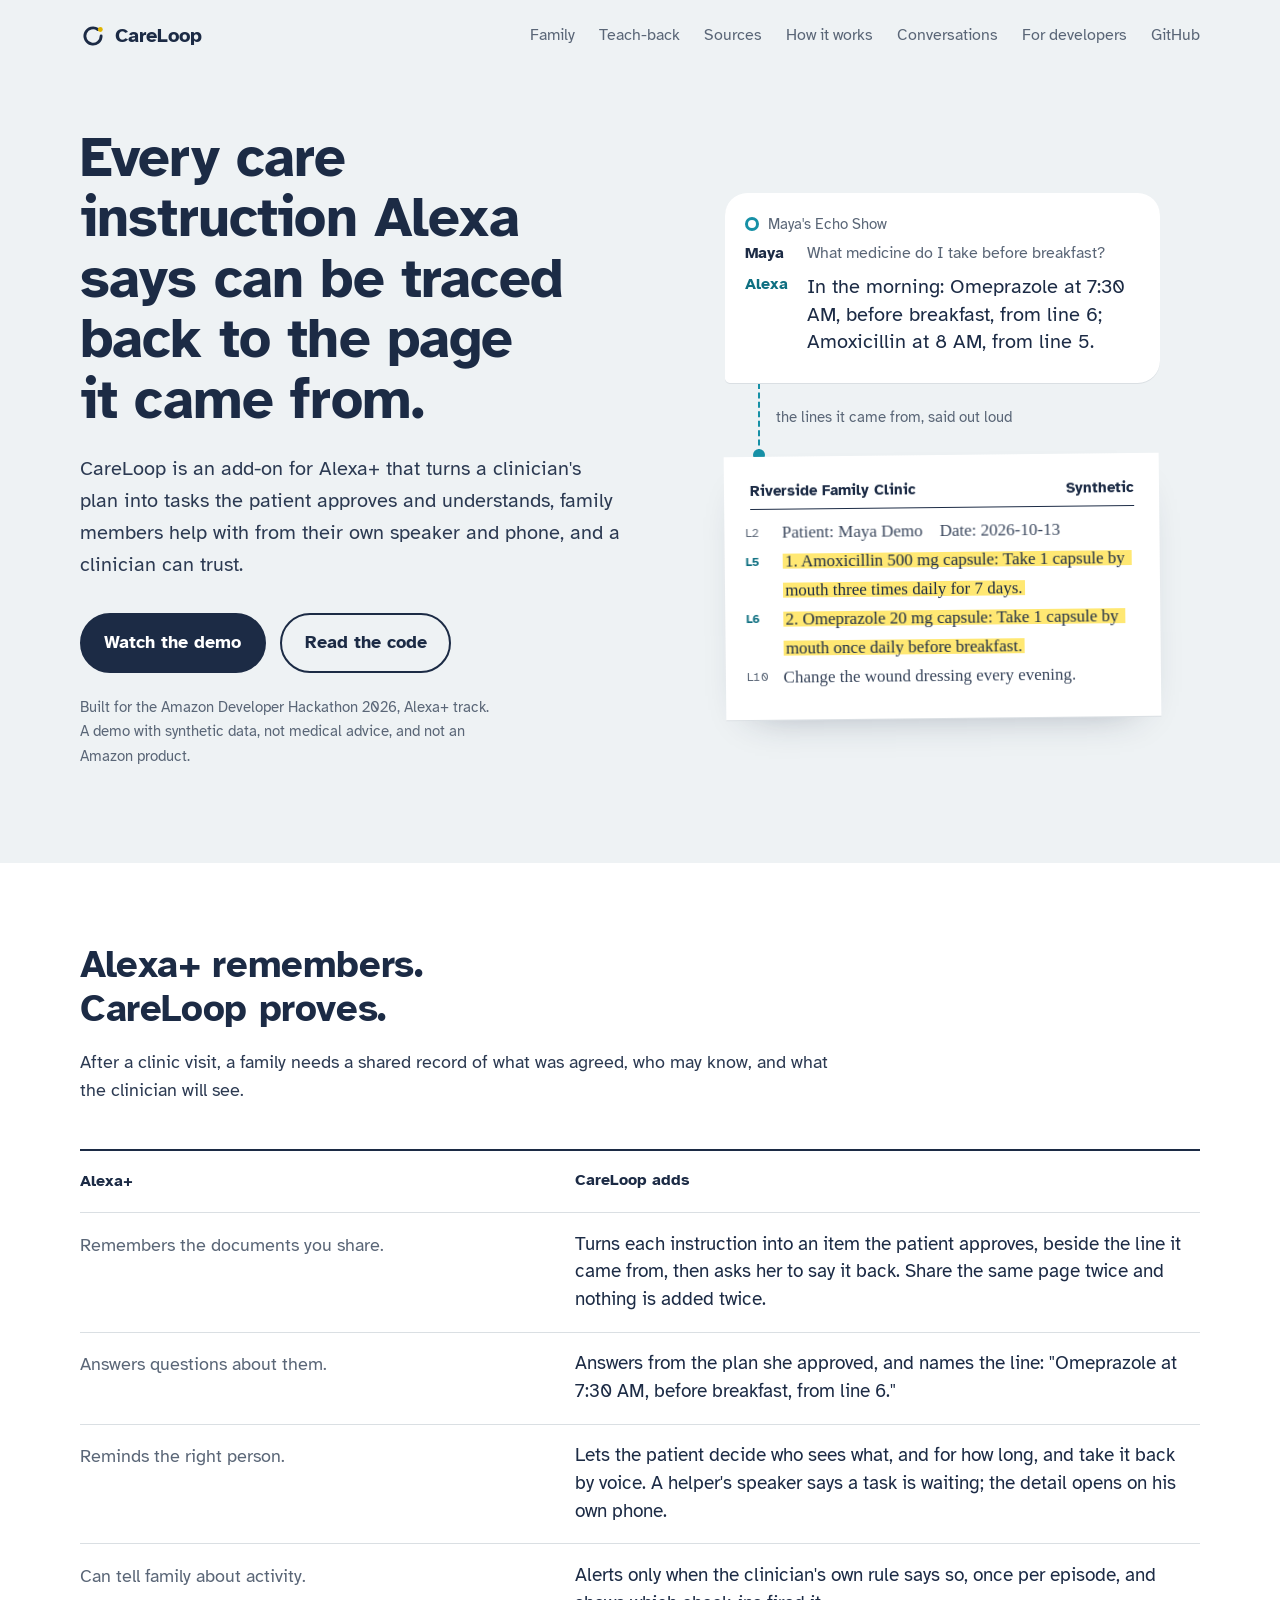
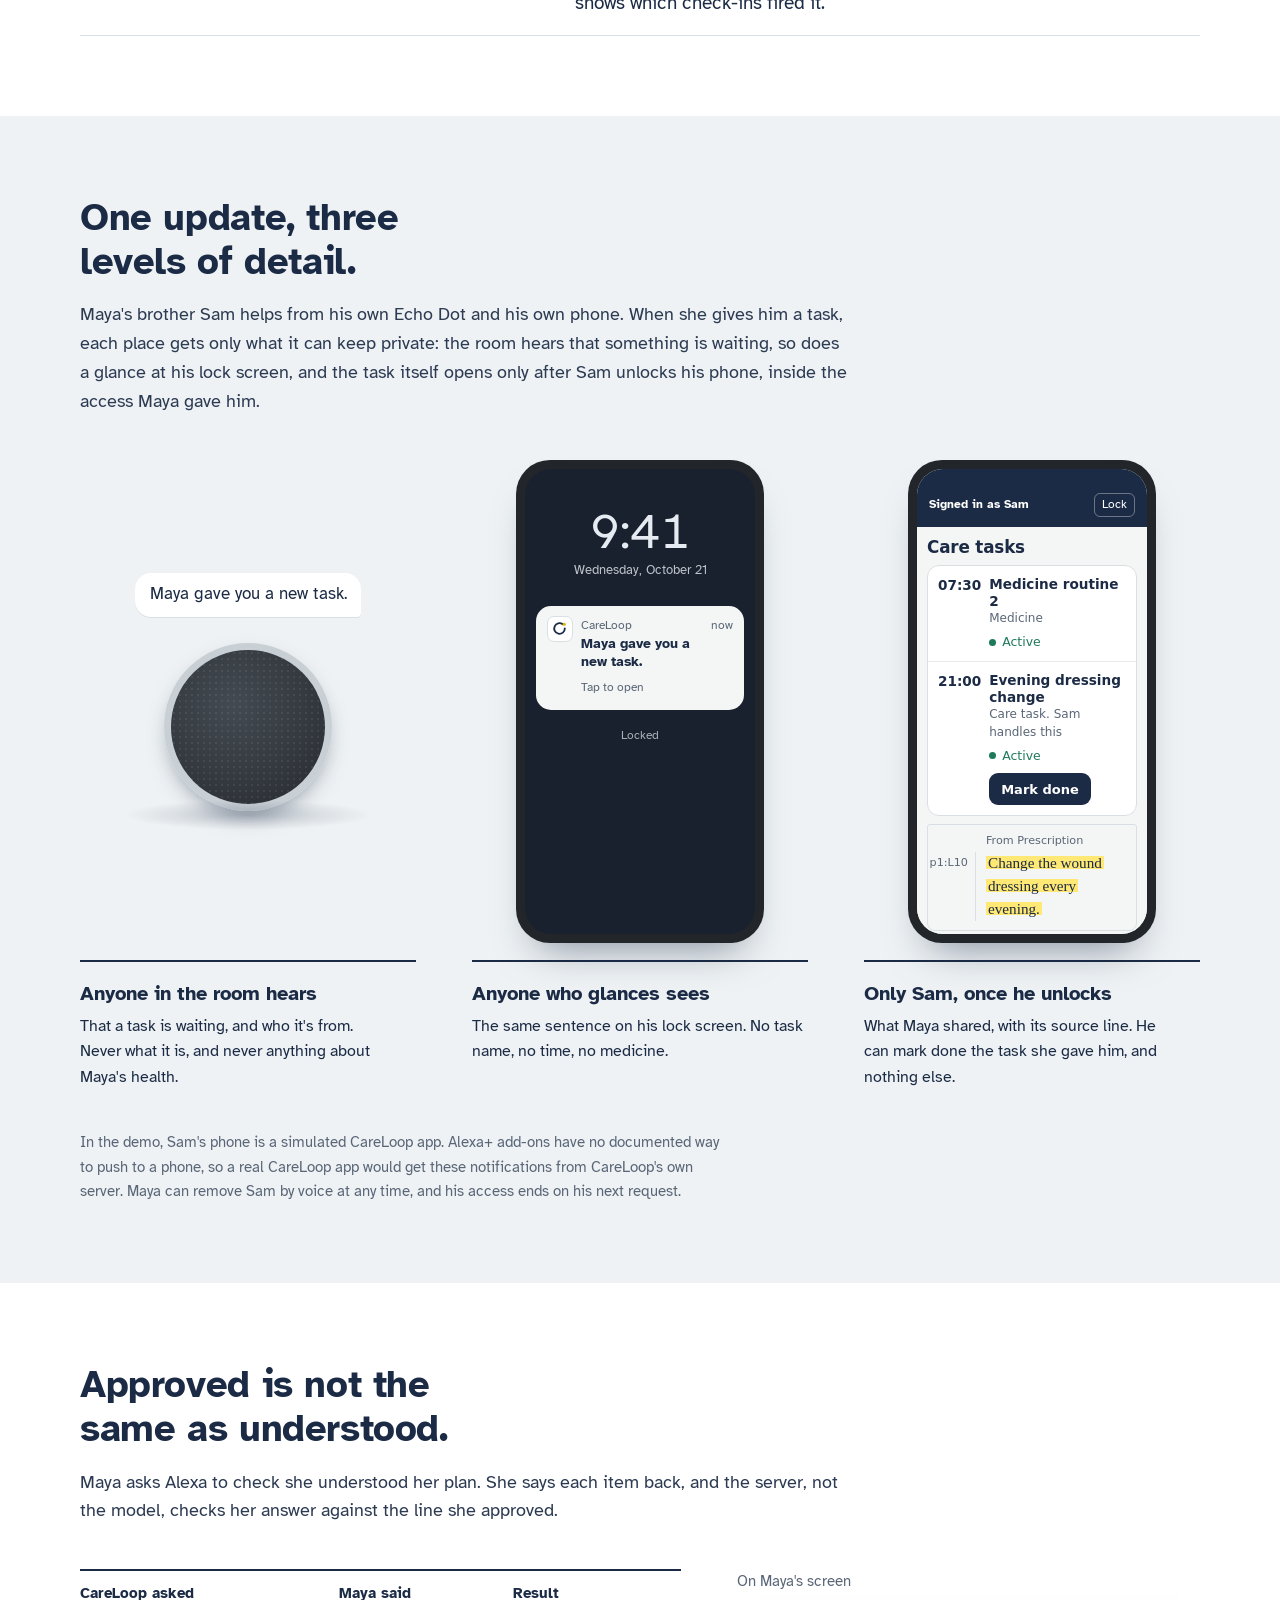
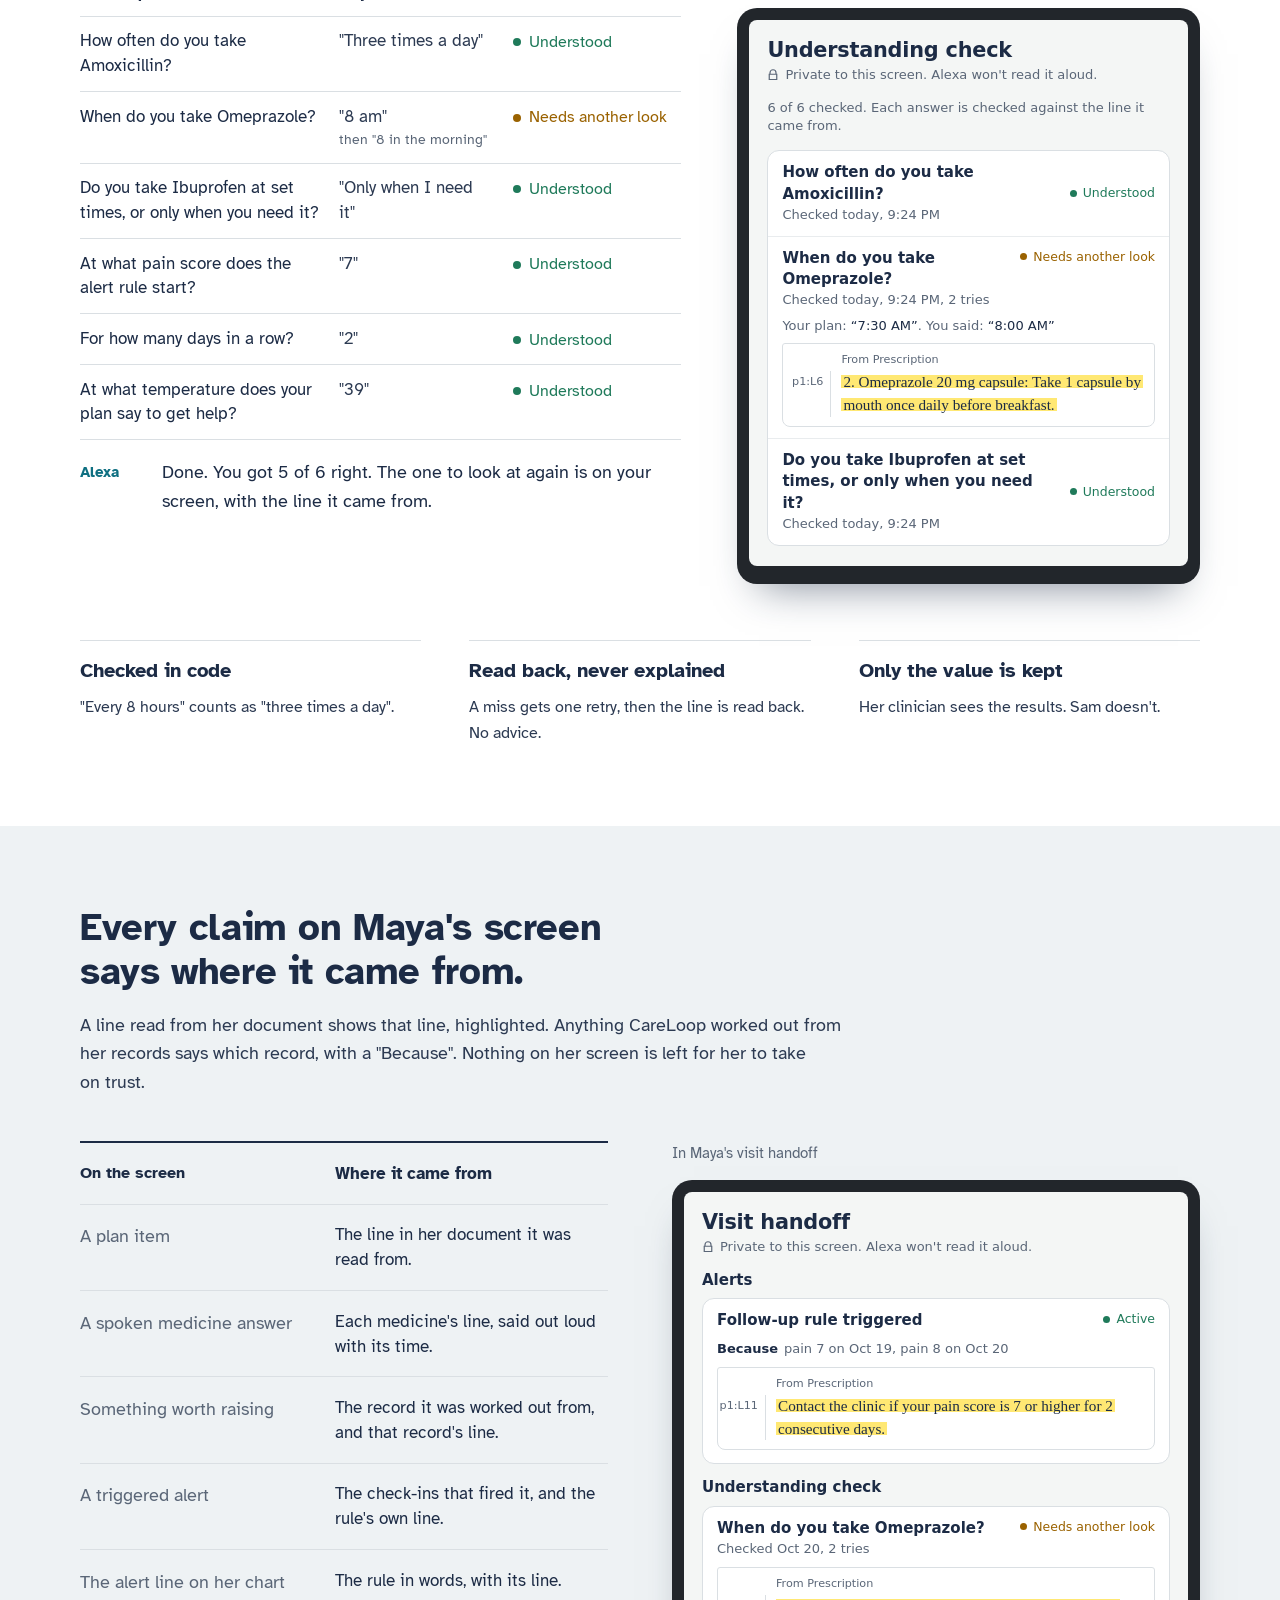
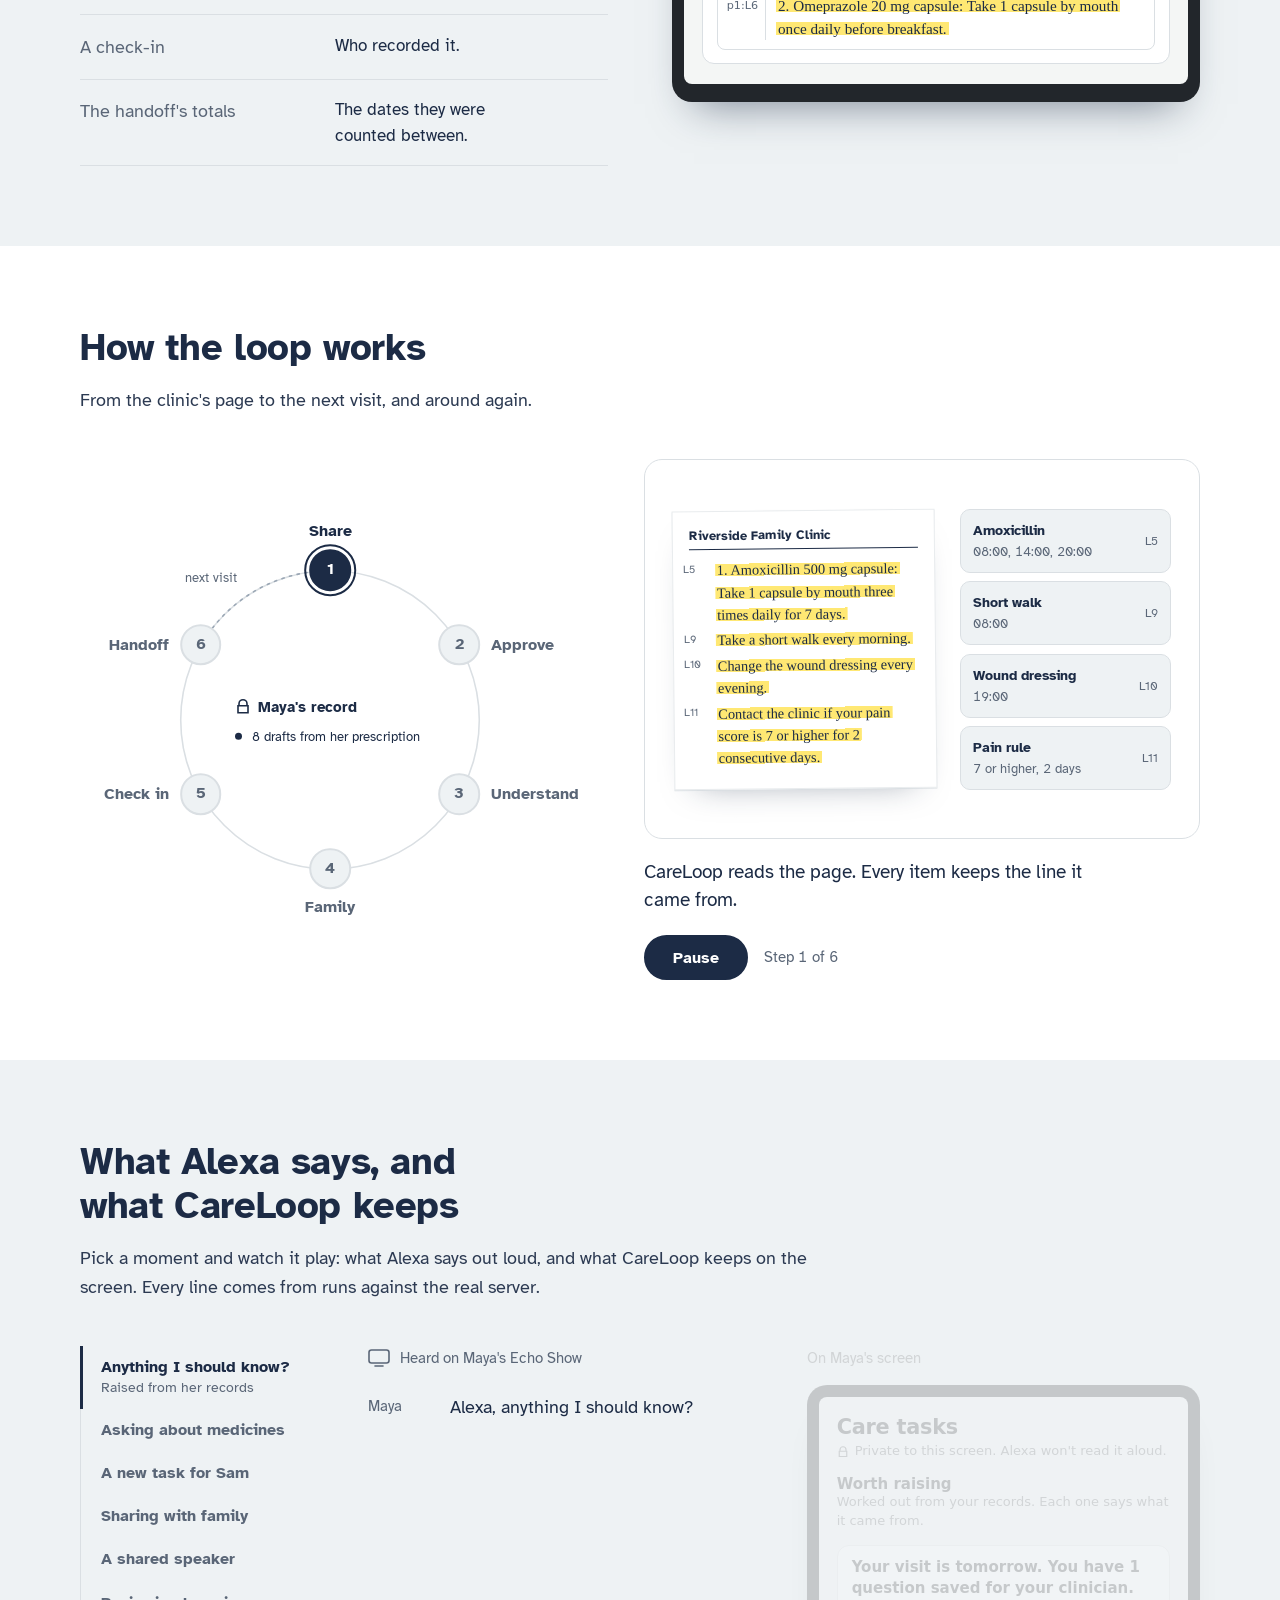
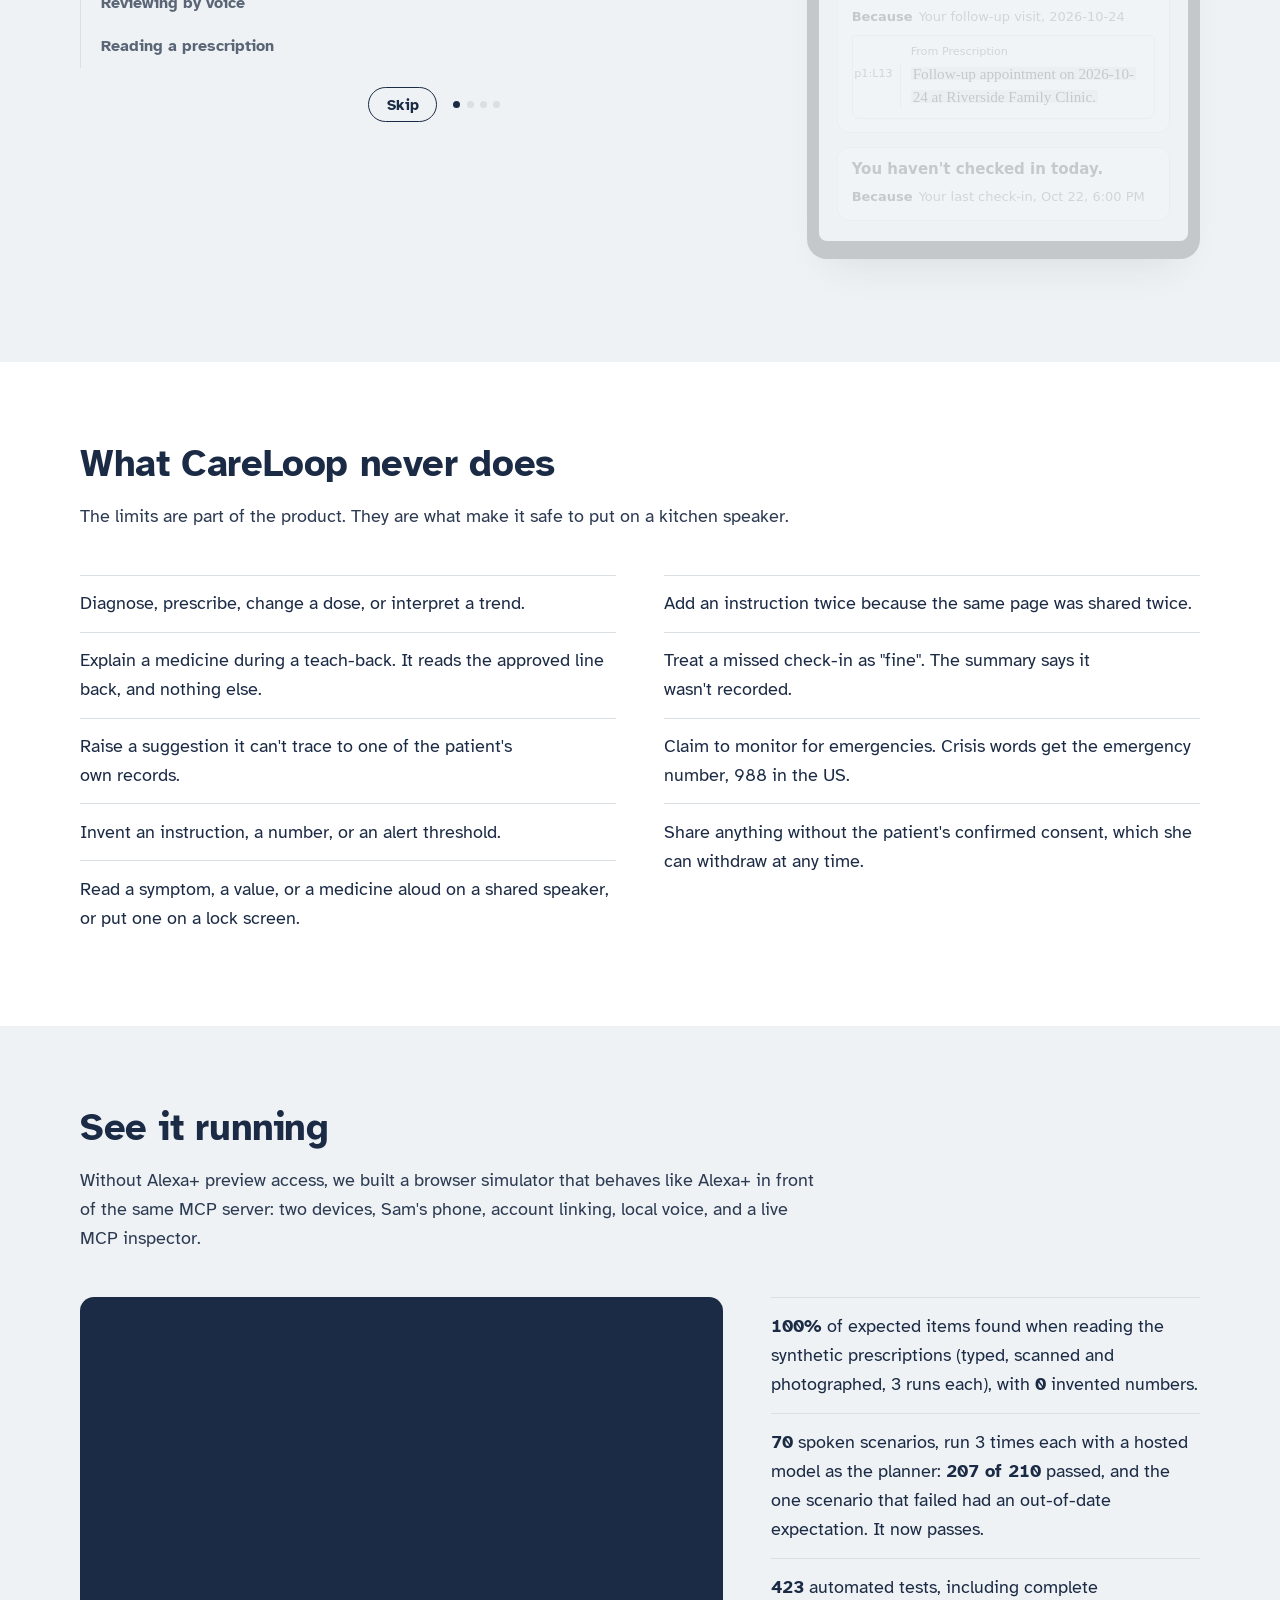
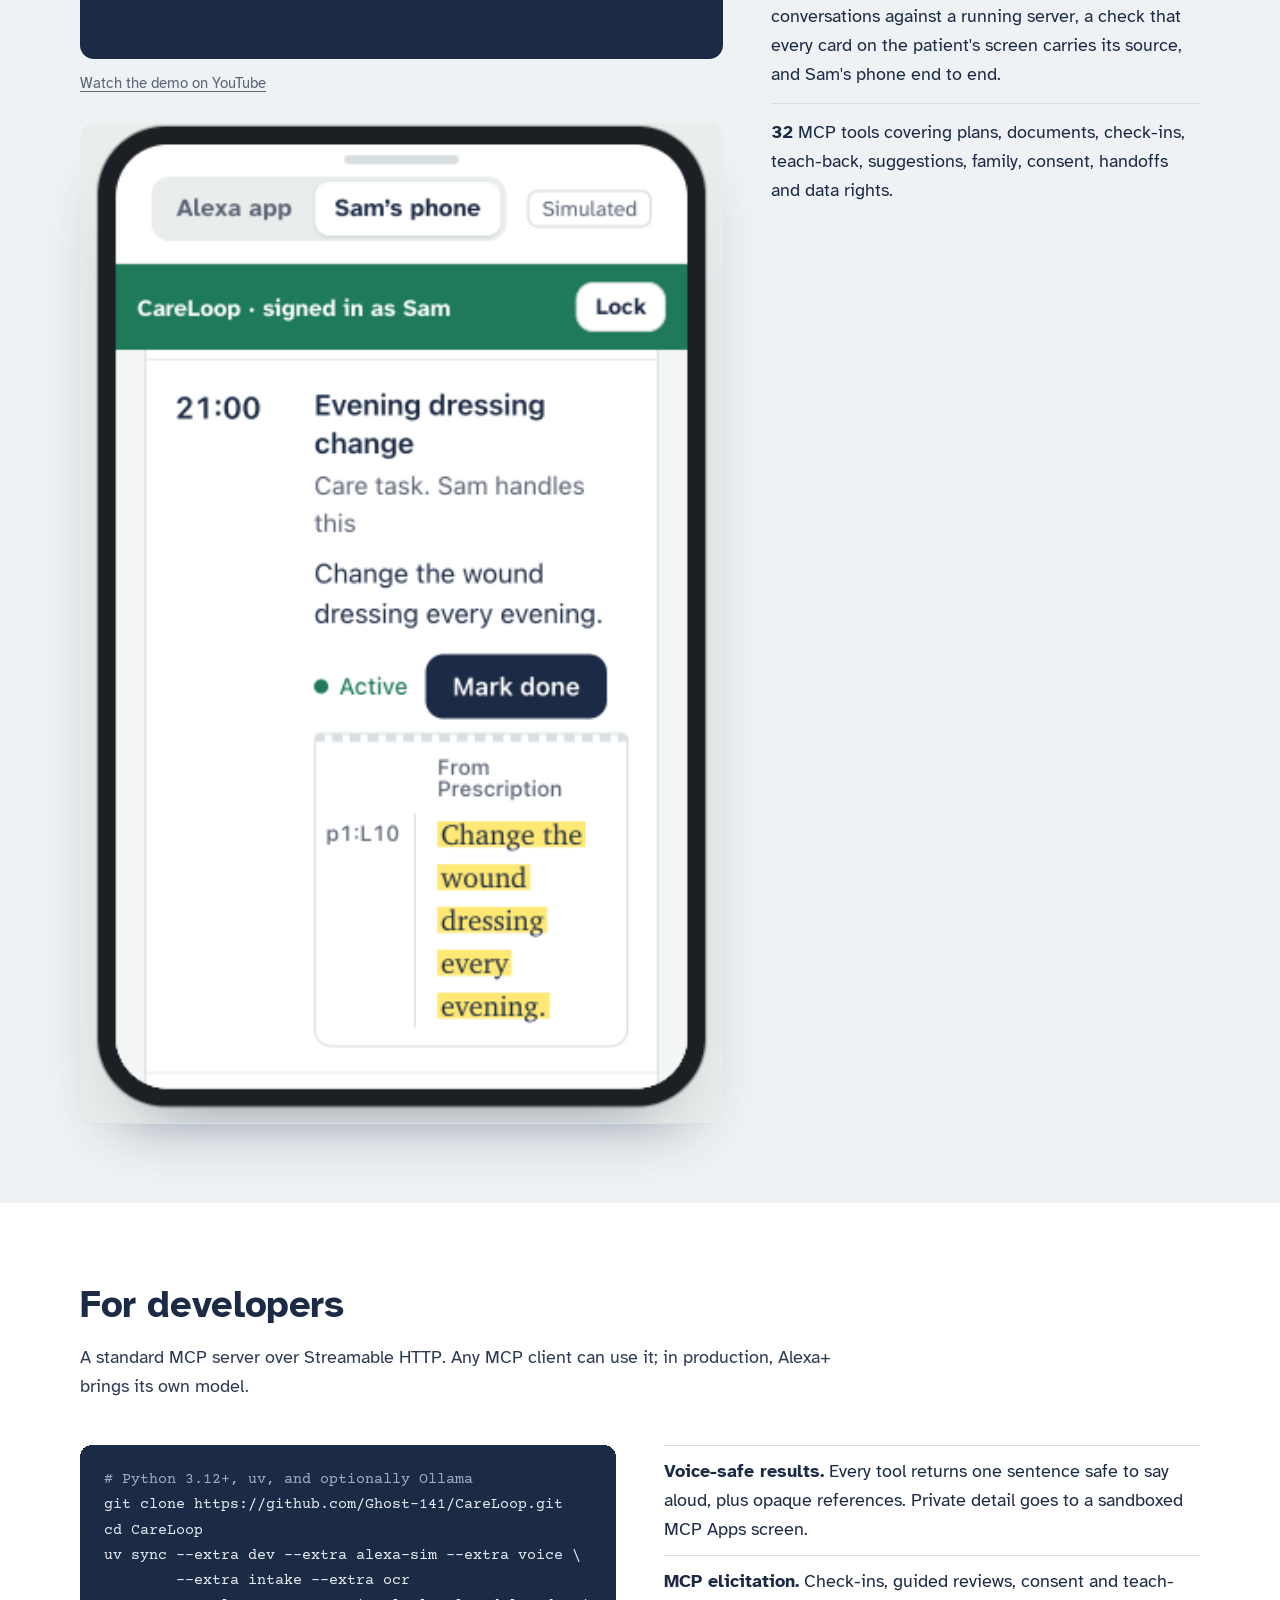
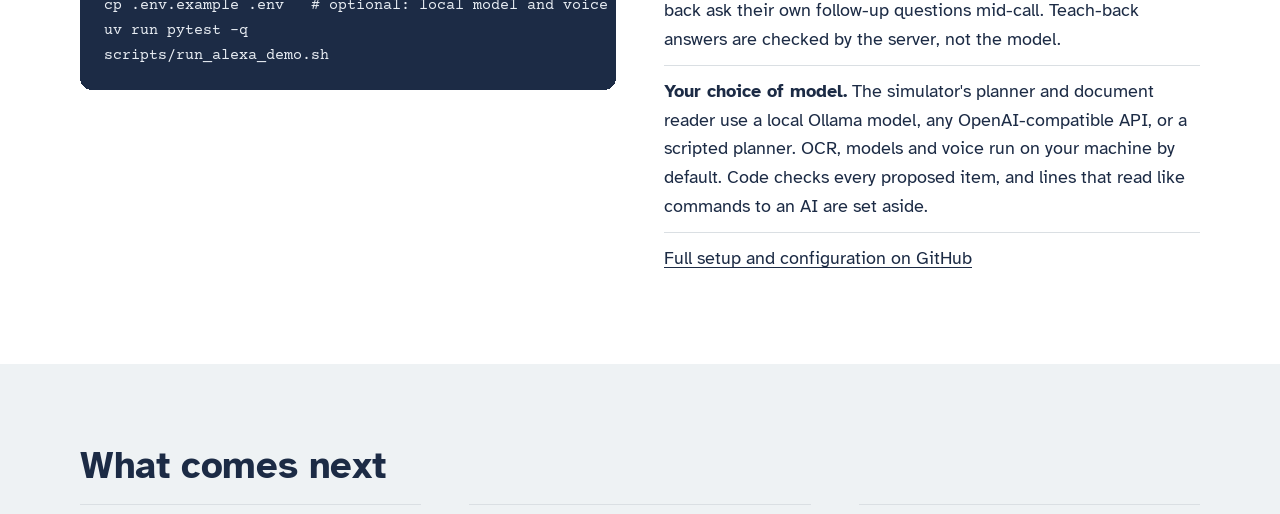
<file: site/index.html>
<!doctype html>
<html lang="en">
<head>
<meta charset="utf-8">
<meta name="viewport" content="width=device-width, initial-scale=1">
<title>CareLoop · The accountable care loop for Alexa+</title>
<meta name="description" content="CareLoop is an MCP add-on for Alexa+ that turns a clinician's plan into tasks the patient approves and understands, family members help with from their own speaker and phone, and a clinician can trust. Every claim traces back to the line or record it came from.">
<link rel="icon" href="data:image/svg+xml,%3Csvg xmlns='http://www.w3.org/2000/svg' viewBox='0 0 32 32'%3E%3Cpath d='M26 16a10 10 0 1 1-4-8' fill='none' stroke='%231c2b45' stroke-width='4' stroke-linecap='round'/%3E%3Ccircle cx='25' cy='8' r='3' fill='%23e0b400'/%3E%3C/svg%3E">
<meta name="theme-color" content="#1c2b45">
<link rel="canonical" href="https://ghost-141.github.io/CareLoop/">
<meta property="og:type" content="website">
<meta property="og:site_name" content="CareLoop">
<meta property="og:title" content="CareLoop · The accountable care loop for Alexa+">
<meta property="og:description" content="CareLoop is an MCP add-on for Alexa+ that turns a clinician's plan into tasks the patient approves and understands, family members help with from their own speaker and phone, and a clinician can trust. Every claim traces back to the line or record it came from.">
<meta property="og:url" content="https://ghost-141.github.io/CareLoop/">
<meta property="og:image" content="https://ghost-141.github.io/CareLoop/assets/simulator.png">
<meta property="og:image:alt" content="The CareLoop simulator: Maya's Echo Show answering which medicine she takes before breakfast, with its line; Sam's Echo Dot; Sam's phone showing his task">
<meta name="twitter:card" content="summary_large_image">
<link rel="preconnect" href="https://fonts.googleapis.com">
<link rel="preconnect" href="https://fonts.gstatic.com" crossorigin>
<link href="https://fonts.googleapis.com/css2?family=Atkinson+Hyperlegible:ital,wght@0,400;0,700;1,400&family=Courier+Prime:wght@400;700&display=swap" rel="stylesheet">
<style>
  :root {
    --ink: #1c2b45;
    --paper: #eef2f4;
    --sheet: #ffffff;
    --mark: #ffe873;
    --voice: #1690a6;
    --voice-text: #0e6f81;
    --muted: #5a6677;
    --rule: #dadfe3;
    --sans: "Atkinson Hyperlegible", system-ui, sans-serif;
    --print: Charter, "Bitstream Charter", "Iowan Old Style", Georgia, serif;
    --code: "Courier Prime", "Courier New", monospace;
    --measure: 64ch;
  }
  * { box-sizing: border-box; }
  html { scroll-behavior: smooth; }
  body { margin: 0; background: var(--paper); color: var(--ink); font: 400 1.125rem/1.6 var(--sans); }
  p, li, figcaption { text-wrap: pretty; }
  h1, h2, h3 { text-wrap: balance; }
  a { color: inherit; text-decoration-thickness: 1px; text-underline-offset: 3px; }
  a:focus-visible, button:focus-visible, pre:focus-visible { outline: 3px solid var(--voice); outline-offset: 3px; border-radius: 4px; }
  img { max-width: 100%; height: auto; display: block; }
  .wrap { width: min(1120px, 100% - 2.5rem); margin-inline: auto; }

  /* ---- header ---------------------------------------------------------------------- */
  header.site { padding: 1.25rem 0; }
  header.site .wrap { display: flex; align-items: center; justify-content: space-between; gap: 1rem; flex-wrap: wrap; }
  .wordmark { font-weight: 700; font-size: 1.25rem; text-decoration: none; display: inline-flex; align-items: center; gap: .55rem; }
  .wordmark svg { width: 26px; height: 26px; }
  nav.site { display: flex; gap: 1.5rem; font-size: 1rem; flex-wrap: wrap; }
  nav.site a { text-decoration: none; color: var(--muted); }
  nav.site a:hover { color: var(--ink); text-decoration: underline; }

  /* ---- hero: a spoken line traced back to the page ------------------------------------- */
  .hero { padding: 3.5rem 0 5rem; }
  .hero .wrap { display: grid; grid-template-columns: minmax(0, 1.05fr) minmax(0, 1fr); gap: 4rem; align-items: center; }
  h1 { font-size: clamp(2.2rem, 4.4vw, 3.5rem); line-height: 1.08; letter-spacing: -0.015em; margin: 0 0 1.4rem; font-weight: 700; max-width: 16ch; }
  .lede { font-size: 1.25rem; max-width: 46ch; margin: 0 0 2rem; color: #2c3a52; }
  .actions { display: flex; gap: .9rem; flex-wrap: wrap; }
  .button { display: inline-block; padding: .85rem 1.4rem; border-radius: 999px; font-weight: 700; text-decoration: none; border: 2px solid var(--ink); }
  .button.primary { background: var(--ink); color: var(--sheet); }
  .button.primary:hover { background: #2b3f63; }
  .button.secondary:hover { background: var(--sheet); }
  .fineprint { margin-top: 1.4rem; font-size: .95rem; color: var(--muted); max-width: 46ch; }

  .trace { position: relative; }
  .spoken { background: var(--sheet); border-radius: 1.4rem 1.4rem 1.4rem .3rem; padding: 1.2rem 1.4rem 1.2rem 1.25rem; box-shadow: 0 1px 0 var(--rule); position: relative; z-index: 1; max-width: 30rem; }
  .spoken .who { display: flex; align-items: center; gap: .55rem; font-size: .95rem; color: var(--muted); margin-bottom: .35rem; }
  .ring { width: 14px; height: 14px; border-radius: 50%; border: 3px solid var(--voice); }
  .spoken p { margin: 0; font-size: 1.3rem; line-height: 1.4; }
  .thread { height: 4.5rem; margin-left: 2.1rem; border-left: 2px dashed var(--voice); position: relative; }
  .thread::after { content: ""; position: absolute; left: -7px; bottom: -6px; width: 12px; height: 12px; border-radius: 50%; background: var(--voice); }
  .thread span { position: absolute; left: 1rem; top: 1.35rem; font-size: .95rem; color: var(--muted); }
  .slip { background: var(--sheet); padding: 1.5rem 1.6rem 1.7rem 3.6rem; font: 400 1.0625rem/1.7 var(--print); box-shadow: 0 1px 0 var(--rule), 0 18px 40px -28px rgba(28, 43, 69, .45); transform: rotate(-.6deg); position: relative; }
  .slip .head { margin-left: -2rem; font: 700 .95rem/1.4 var(--sans); border-bottom: 1px solid var(--ink); padding-bottom: .4rem; margin-bottom: .6rem; display: flex; justify-content: space-between; gap: 1rem; }
  .slip .line { white-space: pre-wrap; color: #39465c; position: relative; }
  .slip .line::before { content: attr(data-n); position: absolute; left: -2.3rem; top: .15rem; font: 400 .75rem/1.9 var(--sans); color: var(--muted); font-variant-numeric: tabular-nums; }
  .slip .hit::before { color: var(--voice-text); font-weight: 700; }
  .slip .hit { position: relative; color: var(--ink); }
  .slip .hit mark { background: linear-gradient(transparent 12%, var(--mark) 12%, var(--mark) 88%, transparent 88%); color: inherit; padding: 0 .15em; box-decoration-break: clone; -webkit-box-decoration-break: clone; }


  @media (prefers-reduced-motion: no-preference) {
    .thread { animation: draw 900ms 400ms ease-out both; transform-origin: top; }
    .slip .hit mark { background-size: 0% 100%; background-repeat: no-repeat; animation: sweep 700ms 1200ms ease-out forwards;
      background-image: linear-gradient(transparent 12%, var(--mark) 12%, var(--mark) 88%, transparent 88%); background-color: transparent; }
    @keyframes draw { from { transform: scaleY(0); } to { transform: scaleY(1); } }
    @keyframes sweep { to { background-size: 100% 100%; } }
  }

  .spoken .q { margin: 0 0 .55rem; font-size: 1rem; line-height: 1.4; color: var(--muted); display: grid; grid-template-columns: 3.4rem 1fr; gap: .5rem; }
  .spoken .q b { font-weight: 700; color: var(--ink); }
  .spoken .q b.alexa { color: var(--voice-text); }
  .spoken p.said { font-size: 1.22rem; }
  .spoken .q .said { color: var(--ink); font-size: 1.22rem; line-height: 1.4; }

  /* ---- one update, three levels of detail: Sam's speaker, his lock screen, his phone ---- */
  /* The art and the words of all three levels share two rows, so the three headings line up. */
  .levels { display: grid; grid-template-columns: repeat(3, minmax(0, 1fr)); grid-template-rows: auto auto; gap: 3rem 3.5rem; margin: 0; padding: 0; list-style: none; }
  .level { display: grid; grid-row: span 2; grid-template-rows: subgrid; row-gap: 1.1rem; }
  .level-art { min-height: 25rem; display: grid; align-items: end; justify-items: center; }
  .level h3 { margin: 0; padding-top: 1rem; border-top: 2px solid var(--ink); }
  .level > div > p { margin: .2rem 0 0; font-size: 1rem; color: var(--ink); }
  .level:first-child .level-art { align-items: center; }
  .level .v-dot { width: 168px; height: 168px; }
  .level .room { width: 100%; display: grid; justify-items: center; gap: 1.6rem; padding-bottom: 1.2rem; }
  .level .room .v-say { margin: 0; }
  .level .room .v-say p { background: var(--sheet); box-shadow: 0 1px 0 var(--rule); }

  .device-phone { width: min(15.5rem, 100%); background: #22262b; border-radius: 34px; padding: 9px; box-shadow: 0 24px 40px -22px rgba(28, 43, 69, .55); }
  .phone-screen { border-radius: 26px; overflow: hidden; aspect-ratio: 9 / 18.2; display: grid; position: relative; }
  .lock { background: #18212d; color: #e6ebf2; display: grid; align-content: start; justify-items: center; padding: 2.4rem .7rem 1rem; }
  .lock-time { font: 400 3.1rem/1 var(--sans); letter-spacing: -.02em; font-variant-numeric: tabular-nums; }
  .lock-date { font-size: .82rem; opacity: .8; margin-top: .2rem; }
  .lock-note { margin-top: 1.6rem; width: 100%; background: #f4f6f5; color: var(--ink); border-radius: 15px; padding: .6rem .65rem .65rem; display: grid; grid-template-columns: 26px minmax(0, 1fr); gap: .55rem; text-align: left; }
  .app-mark { width: 26px; height: 26px; border-radius: 7px; background: var(--sheet); border: 1px solid var(--rule); display: grid; place-items: center; }
  .app-mark svg { width: 17px; height: 17px; }
  .lock-note .top { display: flex; justify-content: space-between; font-size: .75rem; color: var(--muted); }
  .lock-note b { display: block; font-size: .86rem; line-height: 1.3; }
  .lock-note small { font-size: .75rem; color: var(--muted); }
  .lock-hint { margin: auto 0 0; font-size: .75rem; opacity: .7; text-align: center; padding-top: 1rem; }
  .phone-app { background: #f4f6f5; display: grid; grid-template-rows: auto minmax(0, 1fr); }
  .phone-bar { background: var(--ink); color: var(--sheet); padding: 1.5rem .75rem .6rem; font-size: .75rem; display: flex; justify-content: space-between; align-items: center; gap: .5rem; }
  .phone-bar b { font-weight: 700; }
  .phone-bar span { border: 1px solid rgba(255, 255, 255, .35); border-radius: 6px; padding: .1rem .45rem; }
  .phone-app .ui { padding: 10px 10px; gap: 8px; border-radius: 0; align-content: start; }
  .phone-app .ui-title { font-size: 1.05rem; }
  .phone-app .ui-row.timed { grid-template-columns: 2.7rem minmax(0, 1fr); padding: 10px 10px; gap: 8px; }
  .phone-app .ui-when { font-size: .85rem; }
  .phone-app .ui-row b { font-size: .85rem; line-height: 1.25; }
  .phone-app .ui-meta { font-size: .75rem; }
  .phone-app .ui-foot { display: flex; align-items: center; gap: 8px; margin-top: 6px; flex-wrap: wrap; }
  .levels-fine { margin: 2.5rem 0 0; max-width: var(--measure); font-size: .95rem; color: var(--muted); }

  @media (prefers-reduced-motion: no-preference) {
    .levels.armed .lv { opacity: 0; }
    .levels.run .lv { animation: lv-in 620ms cubic-bezier(.16, 1, .3, 1) var(--d, 0ms) both; }
    @keyframes lv-in { from { opacity: 0; transform: translateY(12px); filter: blur(3px); } }
  }

  /* ---- sections ---------------------------------------------------------------------- */
  section { padding: 5rem 0; }
  section.sheet { background: var(--sheet); }
  h2 { font-size: clamp(1.8rem, 3vw, 2.4rem); line-height: 1.15; letter-spacing: -0.01em; margin: 0 0 1rem; max-width: 22ch; }
  h3 { font-size: 1.25rem; margin: 0 0 .5rem; }
  .intro { max-width: var(--measure); margin: 0 0 2.75rem; color: #2c3a52; }

  /* problem: what Alexa+ does, and what a care plan still needs */
  .pairs { border-top: 2px solid var(--ink); }
  .pair-row { display: grid; grid-template-columns: minmax(0, 1fr) minmax(0, 1.4fr); gap: 3rem; padding: 1.1rem 0; border-bottom: 1px solid var(--rule); }
  .pair-row p { margin: 0; }
  .pair-row p:first-child { color: var(--muted); }
  .pair-row p:last-child { font-size: 1.2rem; line-height: 1.45; }
  .pair-row.head p { font-weight: 700; font-size: 1rem; color: var(--ink); }

  /* the loop: a real sequence */

  /* conversations from the product */
  /* ---- what Alexa says, and what CareLoop keeps --------------------------------------- */
  .turn { display: grid; grid-template-columns: 4.2rem 1fr; gap: .9rem; padding: .5rem 0; align-items: start; }
  .turn .speaker { font-size: .95rem; color: var(--muted); padding-top: .1rem; }
  .turn .speaker.alexa { color: var(--voice-text); font-weight: 700; }
  .turn p { margin: 0; }
  .turn.alexa p { font-size: 1.05rem; }
  .turn.note p { font-size: .98rem; color: var(--muted); font-style: italic; }

  .tabs { display: flex; gap: .25rem 1.6rem; flex-wrap: wrap; border-bottom: 1px solid var(--rule); margin: 0 0 2.5rem; }
  .tabs button { font: 700 1rem/1.3 var(--sans); color: var(--muted); background: none; border: 0; padding: .9rem 0 .8rem; margin-bottom: -1px;
    border-bottom: 3px solid transparent; cursor: pointer; display: grid; gap: .1rem; text-align: left; }
  .tabs button span { font-weight: 400; font-size: .875rem; }
  .tabs button:hover { color: var(--ink); }
  .tabs button[aria-selected="true"] { color: var(--ink); border-bottom-color: var(--ink); }
  @media (min-width: 901px) { .tabs { display: grid; grid-template-columns: repeat(4, minmax(0, 1fr)); } }
  .tabs button:focus-visible { outline-offset: 4px; }

  .exchange { display: grid; grid-template-columns: minmax(0, 1fr) minmax(0, 1.05fr); gap: 1.5rem 4rem; align-items: start; }
  .exchange[hidden] { display: none; }
  .heard { margin: 0 0 .9rem; display: flex; align-items: center; gap: .6rem; font-size: .95rem; color: var(--muted); }
  .heard svg { width: 22px; height: 18px; flex: none; }
  .exchange .why { margin: 1.5rem 0 0; padding-top: 1.25rem; border-top: 1px solid var(--rule); font-size: 1.125rem; }
  .exchange .why strong { font-weight: 700; }
  .keeps { margin: 0; }
  .keeps figcaption { font-size: .95rem; color: var(--muted); margin: 0 0 .9rem; }

  /* An Echo Show, drawn as an object; its screen uses the product's own components. */
  .device-show { background: #22262b; border-radius: 20px; padding: 12px 12px 18px; box-shadow: 0 24px 40px -22px rgba(28, 43, 69, .55); }
  .ui { --page: #f4f6f5; --hair: #dadfe3; --hair-soft: #e9ecee; --ok: #1f7a5a; --warn: #9a6200; --warn-soft: #fff4d1; --danger: #b42318;
    --round: ui-rounded, "SF Pro Rounded", system-ui, -apple-system, "Segoe UI", sans-serif; --ui-sans: system-ui, -apple-system, "Segoe UI", Roboto, sans-serif;
    background: var(--page); border-radius: 8px; padding: 18px 18px 20px; font: 400 .9375rem/1.45 var(--ui-sans); color: var(--ink); display: grid; gap: 14px; }
  .ui-title { font: 600 1.3rem/1.2 var(--round); margin: 0; letter-spacing: -.01em; }
  .ui-note { display: flex; align-items: center; gap: 6px; color: var(--muted); font-size: .8125rem; margin: 3px 0 0; }
  .ui-note svg { width: 12px; height: 12px; flex: none; }
  .ui-h { font: 600 .9375rem/1.3 var(--round); margin: 0 0 -6px; }
  .ui-sub { color: var(--muted); font-size: .8125rem; margin: -10px 0 0; }
  .ui-rows { background: var(--sheet); border: 1px solid var(--hair); border-radius: 12px; overflow: hidden; }
  .ui-row { padding: 11px 14px; border-top: 1px solid var(--hair-soft); display: flex; gap: 12px; align-items: center; justify-content: space-between; }
  .ui-row:first-child { border-top: 0; }
  .ui-row.timed { display: grid; grid-template-columns: 3.4rem 1fr auto; align-items: start; }
  .ui-when { font: 600 .98rem/1.35 var(--round); font-variant-numeric: tabular-nums; }
  .ui-row b { font-weight: 600; display: block; }
  .ui-meta { color: var(--muted); font-size: .8125rem; display: block; }
  .ui-doc b { display: block; font-weight: 600; }
  .ui-status { display: inline-flex; align-items: center; gap: 6px; font-size: .78rem; font-weight: 500; white-space: nowrap; color: var(--muted); }
  .ui-status::before { content: ""; width: 7px; height: 7px; border-radius: 50%; background: currentColor; }
  .ui-status.ok { color: var(--ok); } .ui-status.warn { color: var(--warn); } .ui-status.bad { color: var(--danger); }
  .ui-btn { font: 600 .8125rem/1 var(--ui-sans); border-radius: 9px; padding: 0 12px; min-height: 32px; display: inline-flex; align-items: center; white-space: nowrap; }
  .ui-btn.primary { background: var(--ink); color: var(--sheet); }
  .ui-btn.quiet { border: 1px solid var(--hair); }
  .ui-btn.danger { color: var(--danger); padding: 0 4px; }
  .ui-review { background: var(--sheet); border: 1px solid var(--hair); border-radius: 12px; padding: 13px 14px 14px; position: relative; display: grid; gap: 8px; }
  .ui-review::before { content: ""; position: absolute; left: -1px; top: 14px; width: 4px; height: 24px; border-radius: 0 3px 3px 0; background: var(--mark); }
  .ui-review .ui-head { display: flex; justify-content: space-between; align-items: start; gap: 10px; }
  .ui-review .ui-name { display: block; font: 600 1.02rem/1.3 var(--round); margin: 1px 0 0; }
  .ui-review p { margin: 0; }
  .ui-slip { border: 1px solid var(--hair); border-radius: 3px 3px 8px 8px; font: 400 .95rem/1.5 var(--print); padding: 8px 10px 9px 0; display: grid; grid-template-columns: 48px 1fr; gap: 0 10px; }
  .ui-slip .from { grid-column: 2; font: 500 .7rem/1 var(--ui-sans); color: var(--muted); margin: 2px 0 6px; }
  .ui-slip .ln { font: 500 .7rem/2 var(--ui-sans); color: var(--muted); text-align: right; border-right: 1px solid var(--hair); padding-right: 7px; font-variant-numeric: tabular-nums; }
  .ui-slip mark { background: linear-gradient(transparent 12%, var(--mark) 12%, var(--mark) 88%, transparent 88%); color: inherit; padding: 0 2px; box-decoration-break: clone; -webkit-box-decoration-break: clone; }
  .ui-slip .ocr { display: block; font: 500 .7rem/1.6 var(--ui-sans); color: var(--muted); }
  .ui-field { display: grid; grid-template-columns: 4.5rem 1fr; align-items: center; gap: 10px; font-size: .8125rem; color: var(--muted); }
  .ui-field span:last-child { border: 1px solid var(--hair); border-radius: 7px; padding: 6px 9px; color: var(--ink); background: var(--page); font-variant-numeric: tabular-nums; }
  .ui-flag { background: var(--warn-soft); color: var(--warn); border-radius: 8px; padding: 8px 10px; font-size: .8125rem; }
  .ui-actions { display: flex; gap: 8px; }
  .ui-doc { display: flex; gap: 12px; align-items: center; background: var(--sheet); border: 1px solid var(--hair); border-radius: 12px; padding: 10px 14px; }
  .ui-doc i { width: 24px; height: 30px; flex: none; border: 1.5px solid var(--ink); border-radius: 2px 7px 2px 2px; background: repeating-linear-gradient(transparent 0 8px, var(--muted) 8px 9.5px, transparent 9.5px 12px) 4px 2px / 14px 22px no-repeat; opacity: .85; }

  /* Sam's Echo Dot has no screen, so what CareLoop keeps is the grant itself. */
  .grant { background: var(--sheet); border: 1px solid var(--rule); border-radius: 14px; overflow: hidden; }
  .grant-head { padding: 1rem 1.25rem; border-bottom: 1px solid var(--rule); display: flex; justify-content: space-between; gap: 1rem; align-items: baseline; flex-wrap: wrap; }
  .grant-head b { font-size: 1.1rem; }
  .grant-head span { color: var(--muted); font-size: .95rem; }
  .grant ul { list-style: none; margin: 0; padding: 0; }
  .grant li { display: flex; justify-content: space-between; gap: 1rem; padding: .8rem 1.25rem; border-top: 1px solid #e9ecee; font-size: 1rem; }
  .grant li:first-child { border-top: 0; }
  .grant .allowed, .grant .withheld { display: inline-flex; align-items: center; gap: .45rem; font-size: .95rem; white-space: nowrap; }
  .grant .allowed { color: #1f7a5a; }
  .grant .withheld { color: var(--muted); }
  .grant .allowed::before, .grant .withheld::before { content: ""; width: 8px; height: 8px; border-radius: 50%; background: currentColor; }
  .grant .withheld::before { background: none; border: 1.5px solid currentColor; width: 7px; height: 7px; }
  .grant-foot { margin: 0; padding: .9rem 1.25rem; border-top: 1px solid var(--rule); background: var(--paper); font-size: .95rem; color: #2c3a52; }

  /* ---- conversations: a list of moments, each played line by line --------------------- */
  .convo { display: grid; grid-template-columns: 14.5rem minmax(0, 1fr); gap: 2rem 3.5rem; align-items: start; }
  .convo .tabs { display: grid; grid-template-columns: 1fr; gap: 0; margin: 0; border-bottom: 0; border-left: 1px solid var(--rule); position: sticky; top: 1.5rem; }
  .convo .tabs button { padding: .7rem 0 .7rem 1.1rem; margin: 0 0 0 -1px; border-bottom: 0; border-left: 3px solid transparent; }
  .convo .tabs button span { display: none; }
  .convo .tabs button[aria-selected="true"] { border-left-color: var(--ink); }
  .convo .tabs button[aria-selected="true"] span { display: block; color: var(--muted); }
  .player { display: flex; align-items: center; gap: 1rem; margin: 1.25rem 0 0; }
  .player button { font: 700 .95rem var(--sans); color: var(--ink); background: none; border: 1.5px solid var(--ink); border-radius: 999px; padding: .45rem 1.1rem; cursor: pointer; }
  .player button:hover { background: var(--sheet); }
  .player .dots { display: flex; gap: .4rem; }
  .player .dots i { width: 7px; height: 7px; border-radius: 50%; background: var(--rule); transition: background .3s; }
  .player .dots i.on { background: var(--ink); }
  .turn, .turn p, .why, .keeps { transition: opacity .5s cubic-bezier(.16, 1, .3, 1), transform .5s cubic-bezier(.16, 1, .3, 1), filter .6s ease-out; }
  .exchange.playing .turn.pending, .exchange.playing .why.pending { opacity: 0; transform: translateY(6px); }
  .exchange.playing .turn.speaking p { opacity: 0; }
  .exchange.playing .keeps.pending { opacity: .2; filter: grayscale(1); }
  /* While Alexa answers, a teal sweep runs under her name once, like the Echo's light bar. */
  .turn .speaker.alexa { position: relative; }
  .turn.speaking .speaker.alexa::after { content: ""; position: absolute; left: 0; width: 2.6rem; bottom: -.3rem; height: 2px; border-radius: 2px;
    background: var(--voice); transform-origin: left; animation: speak .7s cubic-bezier(.16, 1, .3, 1) both; }
  @keyframes speak { from { transform: scaleX(0); } }

  /* ---- teach-back: what Maya was asked, what she said, what the code decided ---------- */
  .tb { display: grid; grid-template-columns: minmax(0, 1.3fr) minmax(0, 1fr); gap: 2.5rem 3.5rem; align-items: start; }
  .check { border-top: 2px solid var(--ink); margin: 0; }
  .check-row { display: grid; grid-template-columns: minmax(0, 1.55fr) minmax(0, 1fr) 10.5rem; gap: 1.25rem; padding: .8rem 0; border-bottom: 1px solid var(--rule); align-items: baseline; font-size: 1.05rem; line-height: 1.45; }
  .check-row.head { font-size: .95rem; font-weight: 700; padding: .7rem 0; }
  .check-row .heard-as { color: #2c3a52; }
  .check-row .heard-as small { display: block; color: var(--muted); font-size: .9rem; }
  .verdict { display: inline-flex; align-items: center; gap: .45rem; font-size: .98rem; white-space: nowrap; }
  .verdict::before { content: ""; width: 8px; height: 8px; border-radius: 50%; background: currentColor; flex: none; }
  .verdict.ok { color: #1f7a5a; }
  .verdict.warn { color: #9a6200; }
  .check-end { display: grid; grid-template-columns: 4.2rem 1fr; gap: .9rem; padding: 1.1rem 0 0; margin: 0; }
  .check-end span { color: var(--voice-text); font-weight: 700; font-size: .95rem; padding-top: .1rem; }
  .rules3 { display: grid; grid-template-columns: repeat(3, minmax(0, 1fr)); gap: 2rem 3rem; margin: 3.5rem 0 0; padding: 0; list-style: none; }
  .rules3 li { border-top: 1px solid var(--rule); padding-top: .9rem; }
  .rules3 p { margin: .3rem 0 0; font-size: 1rem; color: #2c3a52; }
  .ui-said { margin: 0; font-size: .8125rem; color: var(--muted); }
  .ui-said q { color: var(--ink); }
  .ui-row.tall { display: grid; gap: 7px; }
  .ui-row.tall .ui-head { display: flex; justify-content: space-between; gap: 10px; align-items: start; }

  /* ---- sources: every claim and where it came from ---------------------------------- */
  .src { display: grid; grid-template-columns: minmax(0, 1fr) minmax(0, 1fr); gap: 2.5rem 4rem; align-items: start; }
  .src .pair-row { grid-template-columns: minmax(0, .9fr) minmax(0, 1.1fr); gap: 2rem; }
  .src .pair-row p:last-child { font-size: 1.08rem; }
  .ui-because { display: flex; gap: 6px; align-items: baseline; margin: 0; font-size: .8125rem; color: var(--muted); }
  .ui-because b { color: var(--ink); font-weight: 600; flex: none; }
  .ui-card { background: var(--sheet); border: 1px solid var(--hair); border-radius: 12px; padding: 11px 14px 13px; display: grid; gap: 8px; }
  .ui-card .ui-head { display: flex; justify-content: space-between; gap: 10px; align-items: start; }

  /* safety */
  .never { columns: 2; column-gap: 3rem; margin: 0; padding: 0; list-style: none; }
  .never li { break-inside: avoid; padding: .85rem 0; border-top: 1px solid var(--rule); }

  /* see it */
  .seeit { display: grid; grid-template-columns: minmax(0, 1.5fr) minmax(0, 1fr); gap: 3rem; align-items: start; }
  .media { display: grid; gap: 1rem; min-width: 0; }
  .video { aspect-ratio: 16 / 9; border-radius: 14px; overflow: hidden; background: var(--ink); max-width: 100%; }
  .video iframe { display: block; width: 100%; height: 100%; border: 0; }
  .video-link { margin: -.25rem 0 .75rem; font-size: .95rem; color: var(--muted); }
  .screen-shot { border-radius: 14px; overflow: hidden; box-shadow: 0 1px 0 var(--rule), 0 30px 60px -40px rgba(28, 43, 69, .6); background: var(--sheet); }
  .facts { margin: 0; padding: 0; list-style: none; }
  .facts li { padding: .9rem 0; border-top: 1px solid var(--rule); }
  .facts b { font-variant-numeric: tabular-nums; }

  /* developers */
  .dev { display: grid; grid-template-columns: minmax(0, 1fr) minmax(0, 1fr); gap: 3rem; align-items: start; }
  pre { margin: 0; background: var(--ink); color: #e9eef4; padding: 1.4rem 1.5rem; border-radius: 12px; overflow-x: auto; font: 400 .92rem/1.7 var(--code); }
  pre .c { color: #9fb0c4; }
  .code { position: relative; min-width: 0; }
  .stack { margin: 0; padding: 0; list-style: none; }
  .stack li { padding: .7rem 0; border-top: 1px solid var(--rule); }

  /* roadmap */
  .next { display: grid; grid-template-columns: repeat(3, minmax(0, 1fr)); gap: 2rem 3rem; margin: 0; padding: 0; list-style: none; }
  .next li { border-top: 1px solid var(--rule); padding-top: .9rem; }
  .next p { margin: .3rem 0 0; font-size: 1rem; color: #2c3a52; }


  footer.site { padding: 3rem 0 4rem; font-size: .98rem; color: var(--muted); }
  footer.site .wrap { display: flex; justify-content: space-between; gap: 2rem; flex-wrap: wrap; }
  footer.site p { margin: 0 0 .4rem; max-width: 60ch; }

  /* ---- how the loop works: a ring of five steps around Maya's record ------------------ */
  .loopviz { display: grid; grid-template-columns: minmax(0, 500px) minmax(0, 1fr); gap: 3rem 4rem; align-items: center; }
  .ring-wrap { position: relative; width: 88%; margin-inline: auto; aspect-ratio: 1; }
  .ring-svg { position: absolute; inset: 0; width: 100%; height: 100%; overflow: visible; }
  .ring-track { fill: none; stroke: var(--rule); stroke-width: 2; }
  .ring-back { fill: none; stroke: #9aa6b4; stroke-width: 2; stroke-dasharray: 3 7; stroke-linecap: round; }
  .ring-prog { fill: none; stroke: var(--ink); stroke-width: 4; stroke-linecap: round; }
  .ring-token { fill: var(--ink); stroke: var(--sheet); stroke-width: 5; paint-order: stroke; }
  .ring-next { font: 400 17px var(--sans); fill: var(--muted); }
  .station { position: absolute; transform: translate(-50%, -50%); display: block;
    background: none; border: 0; padding: 0; cursor: pointer; font: 700 1rem/1.2 var(--sans); color: var(--muted); }
  .station span { position: absolute; white-space: nowrap; }
  .station.lab-top span { bottom: calc(100% + .5rem); left: 50%; transform: translateX(-50%); }
  .station.lab-right span { left: calc(100% + .7rem); top: 50%; transform: translateY(-50%); }
  .station.lab-left span { right: calc(100% + .7rem); top: 50%; transform: translateY(-50%); }
  .station.lab-below span { top: calc(100% + .55rem); left: 50%; transform: translateX(-50%); }
  .station i { font-style: normal; width: 2.6rem; height: 2.6rem; border-radius: 50%; display: grid; place-items: center;
    background: var(--paper); border: 2px solid var(--rule); color: var(--muted); transition: background .3s, border-color .3s, color .3s, box-shadow .3s; }
  .station.done i { border-color: var(--ink); color: var(--ink); }
  .station[aria-current="step"] { color: var(--ink); }
  .station[aria-current="step"] i { background: var(--ink); border-color: var(--ink); color: var(--sheet); outline: 2px solid var(--ink); outline-offset: 3px; }
  .station:hover { color: var(--ink); }
  .station:focus-visible { outline: none; }
  .station:focus-visible i { outline: 3px solid var(--voice); outline-offset: 4px; }
  .ring-col { position: relative; }
  .record { position: absolute; left: 50%; top: 50%; transform: translate(-50%, -50%); width: 38%; }
  .record h3 { font-size: .95rem; margin: 0 0 .55rem; display: flex; align-items: center; gap: .45rem; }
  .record h3 svg { width: 16px; height: 16px; flex: none; }
  .record ol { list-style: none; margin: 0; padding: 0; display: grid; gap: .3rem; }
  .record li { font-size: .84rem; line-height: 1.3; color: var(--ink); display: grid; grid-template-columns: .7rem 1fr; gap: .35rem; align-items: baseline; }
  .record li::before { content: ""; width: 7px; height: 7px; border-radius: 50%; background: var(--ink); transform: translateY(-1px); }
  .record li[hidden] { display: none; }

  .stage { display: grid; gap: 1.25rem; }
  .scene { background: var(--sheet); border: 1px solid var(--rule); border-radius: 18px; min-height: 380px; padding: 1.75rem; display: grid; align-items: center; position: relative; overflow: hidden; }
  .scene > div[hidden] { display: none; }
  .caption { margin: 0; font-size: 1.2rem; line-height: 1.45; max-width: 40ch; min-height: 3.5rem; }
  .controls { display: flex; align-items: center; gap: 1rem; }
  .play { font: 700 1rem var(--sans); padding: .65rem 1.3rem; border-radius: 999px; border: 2px solid var(--ink); background: var(--ink); color: var(--sheet); cursor: pointer; min-width: 6.5rem; }
  .play:hover { background: #2b3f63; }
  .play:focus-visible { outline: 3px solid var(--voice); outline-offset: 3px; }
  .controls .count { color: var(--muted); font-size: .95rem; font-variant-numeric: tabular-nums; }

  /* scene parts */
  .v-row { display: grid; grid-template-columns: minmax(0, 1.25fr) minmax(0, 1fr); gap: 1.5rem; align-items: center; }
  .v-paper { background: var(--sheet); box-shadow: 0 1px 0 var(--rule), 0 16px 34px -24px rgba(28, 43, 69, .5); border: 1px solid #e9ecee; padding: 1rem 1rem 1.1rem 2.6rem; transform: rotate(-.6deg); position: relative; overflow: hidden; font: 400 .9rem/1.55 var(--print); }
  .v-paper .hd { margin-left: -1.6rem; font: 700 .8rem/1.3 var(--sans); border-bottom: 1px solid var(--ink); padding-bottom: .3rem; margin-bottom: .45rem; }
  .v-paper .ln { position: relative; color: #39465c; padding: .1rem 0; }
  .v-paper .ln::before { content: attr(data-n); position: absolute; left: -2rem; top: .2rem; font: 400 .68rem/1.6 var(--sans); color: var(--muted); }
  .v-paper mark { color: var(--ink); background-image: linear-gradient(transparent 12%, var(--mark) 12%, var(--mark) 88%, transparent 88%);
    background-color: transparent; background-repeat: no-repeat; background-size: 100% 100%; padding: 0 2px; box-decoration-break: clone; -webkit-box-decoration-break: clone; }
  .v-scan { position: absolute; left: 0; right: 0; top: 100%; height: 2px; background: var(--voice); opacity: 0; }
  .v-drafts { display: grid; gap: .55rem; }
  .v-chip { background: var(--paper); border: 1px solid var(--rule); border-radius: 10px; padding: .55rem .75rem; display: grid; grid-template-columns: 1fr auto; gap: 0 .75rem; font-size: .9rem; }
  .v-chip b { font-weight: 700; }
  .v-chip small { grid-column: 1; color: var(--muted); font-size: .82rem; font-variant-numeric: tabular-nums; }
  .v-chip em { grid-row: 1 / 3; grid-column: 2; align-self: center; font: 400 .72rem var(--sans); color: var(--muted); font-style: normal; }

  .v-say { display: flex; align-items: flex-start; gap: .7rem; margin: 0 0 1rem; }
  .v-say .who { font-weight: 700; color: var(--voice-text); font-size: .95rem; padding-top: .55rem; }
  .v-say p { margin: 0; background: var(--paper); border-radius: 16px 16px 16px 4px; padding: .55rem .9rem; font-size: 1.05rem; }
  .v-say.dot p { border-radius: 16px 16px 4px 16px; }
  .v-tag { display: block; font-size: .8rem; color: var(--muted); margin: 0 0 .4rem; }
  .swap { display: inline-grid; }
  .swap > * { grid-area: 1 / 1; }
  .swap .was { opacity: 0; }
  .ui-btn.done-btn { background: var(--sheet); color: #1f7a5a; border: 1px solid #1f7a5a; }

  .v-dot { width: 120px; height: 120px; border-radius: 50%; border: 7px solid #f5c400; box-shadow: 0 10px 22px -8px rgba(28, 43, 69, .5); position: relative;
    background: radial-gradient(circle, rgba(255, 255, 255, .07) 1px, transparent 1.3px) 0 0 / 6px 6px, radial-gradient(circle at 40% 35%, #444a52, #33383e 60%, #262a2f); margin: 0 auto; }
  .v-dot::after { content: ""; position: absolute; left: -30%; right: -30%; bottom: -26px; height: 30px; border-radius: 50%; background: radial-gradient(closest-side, rgba(245, 196, 0, .55), transparent); }
  .v-dot.calm { border-color: #c9d0d5; }
  .v-dot.calm::after { background: radial-gradient(closest-side, rgba(28, 43, 69, .22), transparent); }
  .v-dotcap { text-align: center; font-size: .9rem; color: var(--muted); margin: 1.5rem 0 0; }
  .v-task { display: flex; gap: .8rem; align-items: center; background: var(--paper); border: 1px solid var(--rule); border-radius: 10px; padding: .6rem .8rem; margin-top: .9rem; font-size: .92rem; }
  .v-task b { font-variant-numeric: tabular-nums; }
  .v-task .to { margin-left: auto; color: #1f7a5a; font-weight: 700; }

  .v-chart { display: grid; grid-template-columns: repeat(4, 1fr); gap: .9rem; align-items: end; height: 190px; position: relative; padding: 0 0 1.6rem; border-bottom: 1px solid var(--rule); }
  .v-col { position: relative; height: 100%; display: flex; flex-direction: column; justify-content: flex-end; text-align: center; }
  .v-bar { height: calc(var(--v) * 10%); flex: none; background: #c7d0d9; border-radius: 6px 6px 2px 2px; transform-origin: bottom; }
  .v-bar.hi { background: #b42318; }
  .v-col b { font-size: .9rem; font-variant-numeric: tabular-nums; margin-bottom: .25rem; }
  .v-col span { position: absolute; bottom: -1.55rem; left: 0; right: 0; font-size: .8rem; color: var(--muted); }
  .v-line { position: absolute; left: -.4rem; right: -.4rem; bottom: calc(1.6rem + (100% - 1.6rem) * .7); border-top: 2px dashed #9a6200; }
  .v-line span { position: absolute; left: .4rem; top: -1.45rem; font-size: .78rem; color: #9a6200; background: var(--sheet); padding-right: .3rem; }
  .v-fire { margin-top: 1.1rem; display: flex; gap: .55rem; align-items: center; font-size: .92rem; }
  .v-fire::before { content: ""; width: 9px; height: 9px; border-radius: 50%; background: #b42318; }

  .v-handoff { background: var(--sheet); border: 1px solid var(--rule); border-radius: 12px; box-shadow: 0 16px 34px -26px rgba(28, 43, 69, .5); overflow: hidden; max-width: 460px; margin: 0 auto; width: 100%; }
  .v-handoff header { padding: .9rem 1.1rem; border-bottom: 1px solid var(--rule); display: flex; justify-content: space-between; gap: 1rem; align-items: baseline; }
  .v-handoff header b { font-size: 1.05rem; }
  .v-handoff header span { color: var(--muted); font-size: .85rem; }
  .v-tally { display: grid; grid-template-columns: repeat(3, 1fr); }
  .v-tally div { padding: .6rem 1.1rem; box-shadow: -1px 0 0 #e9ecee, 0 -1px 0 #e9ecee; }
  .v-tally b { display: block; font-size: 1.3rem; font-variant-numeric: tabular-nums; }
  .v-tally span { font-size: .8rem; color: var(--muted); }
  .v-tally .alert b { color: #b42318; }
  .v-hrow { padding: .65rem 1.1rem; border-top: 1px solid #e9ecee; font-size: .9rem; }
  .v-hrow small { display: block; color: var(--muted); font-size: .78rem; }
  .v-hrow mark { background: linear-gradient(transparent 12%, var(--mark) 12%, var(--mark) 88%, transparent 88%); color: inherit; font-family: var(--print); padding: 0 2px; }

  @media (prefers-reduced-motion: no-preference) {
    .scene .run .a-in { animation: v-in 460ms cubic-bezier(.2, .7, .2, 1) var(--d, 0ms) both; }
    .scene .run .a-pop { animation: v-pop 420ms cubic-bezier(.2, .8, .3, 1.2) var(--d, 0ms) both; }
    .scene .run .a-mark { animation: v-mark 520ms ease-out var(--d, 0ms) both; }
    .scene .run .v-scan { animation: v-scan 1500ms ease-in-out 200ms both; }
    .scene .run .a-grow { animation: v-grow 520ms cubic-bezier(.2, .7, .2, 1) var(--d, 0ms) both; }
    .scene .run .was { animation: v-hold 200ms ease-in var(--d, 0ms) both; }
    .scene .run .now { animation: v-in 300ms ease-out var(--d, 0ms) both; }
    .scene .run .a-ring { animation: v-ring 600ms ease-out var(--d, 0ms) both; }
    .scene .run .a-btn { animation: v-press 260ms ease-out var(--d, 0ms) both; }
    @keyframes v-in { from { opacity: 0; transform: translateY(8px); } }
    @keyframes v-pop { from { opacity: 0; transform: scale(.9) translateX(-10px); } }
    @keyframes v-mark { from { background-size: 0% 100%; } }
    @keyframes v-scan { 0% { top: 0; opacity: 0; } 10% { opacity: 1; } 90% { opacity: 1; } 100% { top: 100%; opacity: 0; } }
    @keyframes v-grow { from { transform: scaleY(0); } }
    @keyframes v-hold { from { opacity: 1; } to { opacity: 0; } }
    .scene .run .a-ring::after { animation: v-fadein 600ms ease-out var(--d, 0ms) both; }
    @keyframes v-fadein { from { opacity: 0; } }
    @keyframes v-ring { from { border-color: #c9d0d5; } }
    @keyframes v-press { from { background: var(--ink); color: var(--sheet); border-color: var(--ink); } }
  }
  @media (max-width: 900px) {
    .loopviz { grid-template-columns: 1fr; }
    .ring-wrap { width: min(74%, 380px); }
  }
  @media (max-width: 560px) {
    .station { font-size: .8rem; }
    .ring-next { font-size: 26px; }
    .station.lab-right span { left: calc(100% + .4rem); }
    .station.lab-left span { right: calc(100% + .4rem); }
    .station i { width: 2.2rem; height: 2.2rem; }
    .record { position: static; transform: none; width: auto; margin: 2.2rem 0 0; background: var(--sheet); border: 1px solid var(--rule); border-radius: 14px; padding: 1rem 1.1rem; }
    .record li { font-size: .92rem; }
    .scene { padding: 1.1rem; min-height: 0; }
    .v-row { grid-template-columns: 1fr; }
    .caption { font-size: 1.08rem; }
  }

  @media (max-width: 900px) {
    .levels { grid-template-columns: 1fr; gap: 3.5rem; }
    .level-art { min-height: 0; }
    .hero .wrap, .exchange, .seeit, .dev, .tb, .src { grid-template-columns: 1fr; gap: 2.5rem; }
    .next, .rules3 { grid-template-columns: 1fr; }
    .rules3 { gap: 1.5rem; margin-top: 2.5rem; }
    .src .pair-row { grid-template-columns: 1fr; gap: .3rem; }
    .src .pair-row p:first-child::before { content: "On the screen"; }
    .src .pair-row p:last-child::before { content: "Where it came from"; }
    .never { columns: 1; }
    .pair-row { grid-template-columns: 1fr; gap: .3rem; }
    .pair-row.head { display: none; }
    .pair-row p::before { display: block; font-size: .85rem; font-weight: 700; color: var(--muted); }
    .pair-row p:first-child::before { content: "Alexa+"; }
    .pair-row p:last-child::before { content: "CareLoop adds"; margin-top: .4rem; }
    .tabs { gap: 0 1.5rem; }
    .convo { grid-template-columns: 1fr; gap: 1.75rem; }
    .convo .tabs { display: flex; flex-wrap: nowrap; gap: 1.4rem; overflow-x: auto; scroll-snap-type: x proximity; position: static;
      border-left: 0; border-bottom: 1px solid var(--rule); scrollbar-width: none; }
    .convo .tabs::-webkit-scrollbar { display: none; }
    .convo .tabs button { flex: none; white-space: nowrap; scroll-snap-align: start; margin: 0 0 -1px; padding: .7rem 0 .65rem;
      border-left: 0; border-bottom: 3px solid transparent; }
    .convo .tabs button[aria-selected="true"] { border-bottom-color: var(--ink); }
    .convo .tabs button[aria-selected="true"] span { display: none; }
  }
  @media (max-width: 640px) {
    .check-row { grid-template-columns: minmax(0, 1fr) auto; gap: .35rem 1rem; }
    .check-row > :first-child { grid-column: 1 / -1; font-weight: 700; }
    .check-row.head { display: none; }
    .check-end { grid-template-columns: 3.6rem 1fr; }
    .ui-row.tall .ui-head, .ui-card .ui-head { flex-wrap: wrap; }
  }
  @media (max-width: 520px) {
    body { font-size: 1.05rem; }
    .code::after { content: ""; position: absolute; top: 0; right: 0; bottom: 0; width: 2.75rem; border-radius: 0 12px 12px 0; pointer-events: none;
      background: linear-gradient(90deg, rgba(28, 43, 69, 0), var(--ink) 85%); }
    .turn { grid-template-columns: 3.6rem 1fr; }
    .tabs { display: grid; grid-template-columns: 1fr 1fr; gap: 0 1rem; }
    .tabs button { padding: .75rem 0 .7rem; font-size: 1rem; }
    .exchange { gap: 0; }
    .exchange > div { display: contents; }
    .exchange .keeps { order: 1; margin-top: 1.5rem; }
    .exchange .why { order: 2; }
  }
</style>
</head>
<body>

<header class="site">
  <div class="wrap">
    <a class="wordmark" href="#top" aria-label="CareLoop home">
      <svg viewBox="0 0 32 32" aria-hidden="true"><path d="M26 16a10 10 0 1 1-4-8" fill="none" stroke="#1c2b45" stroke-width="3.5" stroke-linecap="round"/><circle cx="25" cy="8" r="3" fill="#e0b400"/></svg>
      CareLoop
    </a>
    <nav class="site" aria-label="Page sections">
      <a href="#family">Family</a>
      <a href="#teach-back">Teach-back</a>
      <a href="#sources">Sources</a>
      <a href="#how">How it works</a>
      <a href="#conversations">Conversations</a>
      <a href="#developers">For developers</a>
      <a href="https://github.com/Ghost-141/CareLoop">GitHub</a>
    </nav>
  </div>
</header>

<main id="top">
  <section class="hero" aria-labelledby="hero-title">
    <div class="wrap">
      <div>
        <h1 id="hero-title">Every care instruction Alexa says can be traced back to the page it came from.</h1>
        <p class="lede">CareLoop is an add-on for Alexa+ that turns a clinician's plan into tasks the patient approves and understands, family members help with from their own speaker and phone, and a clinician can trust.</p>
        <div class="actions">
          <a class="button primary" href="#see-it">Watch the demo</a>
          <a class="button secondary" href="https://github.com/Ghost-141/CareLoop">Read the code</a>
        </div>
        <p class="fineprint">Built for the Amazon Developer Hackathon 2026, Alexa+ track. A demo with synthetic data, not medical advice, and not an Amazon product.</p>
      </div>

      <figure class="trace" aria-label="Maya asks her Echo Show which medicine she takes before breakfast; Alexa answers from her approved plan and names lines 6 and 5 of the prescription">
        <div class="spoken">
          <div class="who"><span class="ring" aria-hidden="true"></span>Maya's Echo Show</div>
          <p class="q"><b>Maya</b>What medicine do I take before breakfast?</p>
          <p class="q"><b class="alexa">Alexa</b><span class="said">In the morning: Omeprazole at 7:30 AM, before breakfast, from line 6; Amoxicillin at 8 AM, from line 5.</span></p>
        </div>
        <div class="thread" aria-hidden="true"><span>the lines it came from, said out loud</span></div>
        <div class="slip">
          <div class="head"><span>Riverside Family Clinic</span><span>Synthetic</span></div>
          <div class="line" data-n="L2">Patient: Maya Demo&emsp;Date: 2026-10-13</div>
          <div class="line hit" data-n="L5"><mark>1. Amoxicillin 500 mg capsule: Take 1 capsule by mouth three times daily for 7 days.</mark></div>
          <div class="line hit" data-n="L6"><mark>2. Omeprazole 20 mg capsule: Take 1 capsule by mouth once daily before breakfast.</mark></div>
          <div class="line" data-n="L10">Change the wound dressing every evening.</div>
        </div>
      </figure>
    </div>
  </section>

  <section class="sheet" aria-labelledby="problem-title">
    <div class="wrap">
      <h2 id="problem-title">Alexa+ remembers. CareLoop proves.</h2>
      <p class="intro">After a clinic visit, a family needs a shared record of what was agreed, who may know, and what the clinician will see.</p>
      <div class="pairs" role="table" aria-label="What Alexa+ does, and what CareLoop adds">
          <div class="pair-row head" role="row"><p role="columnheader">Alexa+</p><p role="columnheader">CareLoop adds</p></div>
          <div class="pair-row" role="row"><p role="cell">Remembers the documents you share.</p><p role="cell">Turns each instruction into an item the patient approves, beside the line it came from, then asks her to say it back. Share the same page twice and nothing is added twice.</p></div>
          <div class="pair-row" role="row"><p role="cell">Answers questions about them.</p><p role="cell">Answers from the plan she approved, and names the line: "Omeprazole at 7:30 AM, before breakfast, from line 6."</p></div>
          <div class="pair-row" role="row"><p role="cell">Reminds the right person.</p><p role="cell">Lets the patient decide who sees what, and for how long, and take it back by voice. A helper's speaker says a task is waiting; the detail opens on his own phone.</p></div>
          <div class="pair-row" role="row"><p role="cell">Can tell family about activity.</p><p role="cell">Alerts only when the clinician's own rule says so, once per episode, and shows which check-ins fired it.</p></div>
      </div>
    </div>
  </section>

  <section id="family" aria-labelledby="family-title">
    <div class="wrap">
      <h2 id="family-title">One update, three levels of detail.</h2>
      <p class="intro">Maya's brother Sam helps from his own Echo Dot and his own phone. When she gives him a task, each place gets only what it can keep private: the room hears that something is waiting, so does a glance at his lock screen, and the task itself opens only after Sam unlocks his phone, inside the access Maya gave him.</p>
      <ul class="levels" id="levels">
        <li class="level">
          <div class="level-art">
            <div class="room">
              <div class="v-say dot lv" style="--d:0ms"><p>Maya gave you a new task.</p></div>
              <div class="v-dot calm lv" style="--d:120ms" role="img" aria-label="Sam's Echo Dot, light ring off"></div>
            </div>
          </div>
          <div><h3>Anyone in the room hears</h3><p>That a task is waiting, and who it's from. Never what it is, and never anything about Maya's health.</p></div>
        </li>
        <li class="level">
          <div class="level-art">
            <div class="device-phone lv" style="--d:450ms" role="img" aria-label="Sam's phone, locked, with a CareLoop notification: Maya gave you a new task. Tap to open.">
              <div class="phone-screen"><div class="lock">
                <div class="lock-time">9:41</div>
                <div class="lock-date">Wednesday, October 21</div>
                <div class="lock-note lv" style="--d:800ms">
                  <span class="app-mark"><svg viewBox="0 0 32 32" aria-hidden="true"><path d="M26 16a10 10 0 1 1-4-8" fill="none" stroke="#1c2b45" stroke-width="3.5" stroke-linecap="round"/><circle cx="25" cy="8" r="3" fill="#e0b400"/></svg></span>
                  <span><span class="top"><span>CareLoop</span><span>now</span></span><b>Maya gave you a new task.</b><small>Tap to open</small></span>
                </div>
                <p class="lock-hint">Locked</p>
              </div></div>
            </div>
          </div>
          <div><h3>Anyone who glances sees</h3><p>The same sentence on his lock screen. No task name, no time, no medicine.</p></div>
        </li>
        <li class="level">
          <div class="level-art">
            <div class="device-phone lv" style="--d:1150ms" role="img" aria-label="Sam's phone, unlocked: CareLoop's care tasks, signed in as Sam. Maya's medicine at 7:30 can only be read; his evening dressing change at 21:00 has a Mark done button.">
              <div class="phone-screen"><div class="phone-app">
                <div class="phone-bar"><b>Signed in as Sam</b><span>Lock</span></div>
                <div class="ui">
                  <p class="ui-title">Care tasks</p>
                  <div class="ui-rows">
                    <div class="ui-row timed"><span class="ui-when">07:30</span><div><b>Medicine routine 2</b><span class="ui-meta">Medicine</span><span class="ui-foot"><span class="ui-status ok">Active</span></span></div></div>
                    <div class="ui-row timed"><span class="ui-when">21:00</span><div><b>Evening dressing change</b><span class="ui-meta">Care task. Sam handles this</span><span class="ui-foot"><span class="ui-status ok">Active</span><span class="ui-btn primary">Mark done</span></span></div></div>
                  </div>
                  <div class="ui-slip"><span class="from">From Prescription</span><span class="ln">p1:L10</span><span><mark>Change the wound dressing every evening.</mark></span></div>
                </div>
              </div></div>
            </div>
          </div>
          <div><h3>Only Sam, once he unlocks</h3><p>What Maya shared, with its source line. He can mark done the task she gave him, and nothing else.</p></div>
        </li>
      </ul>
      <p class="levels-fine">In the demo, Sam's phone is a simulated CareLoop app. Alexa+ add-ons have no documented way to push to a phone, so a real CareLoop app would get these notifications from CareLoop's own server. Maya can remove Sam by voice at any time, and his access ends on his next request.</p>
    </div>
  </section>

  <section id="teach-back" class="sheet" aria-labelledby="tb-title">
    <div class="wrap">
      <h2 id="tb-title">Approved is not the same as understood.</h2>
      <p class="intro">Maya asks Alexa to check she understood her plan. She says each item back, and the server, not the model, checks her answer against the line she approved.</p>
      <div class="tb">
        <div>
          <div class="check" role="table" aria-label="A teach-back: each question, what Maya said, and the result">
            <div class="check-row head" role="row"><span role="columnheader">CareLoop asked</span><span role="columnheader">Maya said</span><span role="columnheader">Result</span></div>
            <div class="check-row" role="row"><span role="cell">How often do you take Amoxicillin?</span><span class="heard-as" role="cell">"Three times a day"</span><span role="cell"><span class="verdict ok">Understood</span></span></div>
            <div class="check-row" role="row"><span role="cell">When do you take Omeprazole?</span><span class="heard-as" role="cell">"8 am"<small>then "8 in the morning"</small></span><span role="cell"><span class="verdict warn">Needs another look</span></span></div>
            <div class="check-row" role="row"><span role="cell">Do you take Ibuprofen at set times, or only when you need it?</span><span class="heard-as" role="cell">"Only when I need it"</span><span role="cell"><span class="verdict ok">Understood</span></span></div>
            <div class="check-row" role="row"><span role="cell">At what pain score does the alert rule start?</span><span class="heard-as" role="cell">"7"</span><span role="cell"><span class="verdict ok">Understood</span></span></div>
            <div class="check-row" role="row"><span role="cell">For how many days in a row?</span><span class="heard-as" role="cell">"2"</span><span role="cell"><span class="verdict ok">Understood</span></span></div>
            <div class="check-row" role="row"><span role="cell">At what temperature does your plan say to get help?</span><span class="heard-as" role="cell">"39"</span><span role="cell"><span class="verdict ok">Understood</span></span></div>
          </div>
          <p class="check-end"><span>Alexa</span>Done. You got 5 of 6 right. The one to look at again is on your screen, with the line it came from.</p>
        </div>
        <figure class="keeps">
          <figcaption>On Maya's screen</figcaption>
          <div class="device-show"><div class="ui">
            <div><p class="ui-title">Understanding check</p><p class="ui-note"><svg viewBox="0 0 16 16" aria-hidden="true" fill="none" stroke="currentColor" stroke-width="1.6"><path d="M4 7V5a4 4 0 0 1 8 0v2M3 7h10v7H3z"/></svg>Private to this screen. Alexa won't read it aloud.</p></div>
            <p class="ui-sub" style="margin:0">6 of 6 checked. Each answer is checked against the line it came from.</p>
            <div class="ui-rows">
              <div class="ui-row"><div><b>How often do you take Amoxicillin?</b><span class="ui-meta">Checked today, 9:24 PM</span></div><span class="ui-status ok">Understood</span></div>
              <div class="ui-row tall">
                <div class="ui-head"><div><b>When do you take Omeprazole?</b><span class="ui-meta">Checked today, 9:24 PM, 2 tries</span></div><span class="ui-status warn">Needs another look</span></div>
                <p class="ui-said">Your plan: <q>7:30 AM</q>. You said: <q>8:00 AM</q></p>
                <div class="ui-slip"><span class="from">From Prescription</span><span class="ln">p1:L6</span><span><mark>2. Omeprazole 20 mg capsule: Take 1 capsule by mouth once daily before breakfast.</mark></span></div>
              </div>
              <div class="ui-row"><div><b>Do you take Ibuprofen at set times, or only when you need it?</b><span class="ui-meta">Checked today, 9:24 PM</span></div><span class="ui-status ok">Understood</span></div>
            </div>
          </div></div>
        </figure>
      </div>
      <ul class="rules3">
        <li><h3>Checked in code</h3><p>"Every 8 hours" counts as "three times a day".</p></li>
        <li><h3>Read back, never explained</h3><p>A miss gets one retry, then the line is read back. No advice.</p></li>
        <li><h3>Only the value is kept</h3><p>Her clinician sees the results. Sam doesn't.</p></li>
      </ul>
    </div>
  </section>

  <section id="sources" aria-labelledby="src-title">
    <div class="wrap">
      <h2 id="src-title">Every claim on Maya's screen says where it came from.</h2>
      <p class="intro">A line read from her document shows that line, highlighted. Anything CareLoop worked out from her records says which record, with a "Because". Nothing on her screen is left for her to take on trust.</p>
      <div class="src">
        <div class="pairs" role="table" aria-label="What the screen shows, and where it came from">
          <div class="pair-row head" role="row"><p role="columnheader">On the screen</p><p role="columnheader">Where it came from</p></div>
          <div class="pair-row" role="row"><p role="cell">A plan item</p><p role="cell">The line in her document it was read from.</p></div>
          <div class="pair-row" role="row"><p role="cell">A spoken medicine answer</p><p role="cell">Each medicine's line, said out loud with its time.</p></div>
          <div class="pair-row" role="row"><p role="cell">Something worth raising</p><p role="cell">The record it was worked out from, and that record's line.</p></div>
          <div class="pair-row" role="row"><p role="cell">A triggered alert</p><p role="cell">The check-ins that fired it, and the rule's own line.</p></div>
          <div class="pair-row" role="row"><p role="cell">The alert line on her chart</p><p role="cell">The rule in words, with its line.</p></div>
          <div class="pair-row" role="row"><p role="cell">A check-in</p><p role="cell">Who recorded it.</p></div>
          <div class="pair-row" role="row"><p role="cell">The handoff's totals</p><p role="cell">The dates they were counted between.</p></div>
        </div>
        <figure class="keeps">
          <figcaption>In Maya's visit handoff</figcaption>
          <div class="device-show"><div class="ui">
            <div><p class="ui-title">Visit handoff</p><p class="ui-note"><svg viewBox="0 0 16 16" aria-hidden="true" fill="none" stroke="currentColor" stroke-width="1.6"><path d="M4 7V5a4 4 0 0 1 8 0v2M3 7h10v7H3z"/></svg>Private to this screen. Alexa won't read it aloud.</p></div>
            <p class="ui-h">Alerts</p>
            <div class="ui-card">
              <div class="ui-head"><b>Follow-up rule triggered</b><span class="ui-status ok">Active</span></div>
              <p class="ui-because"><b>Because</b>pain 7 on Oct 19, pain 8 on Oct 20</p>
              <div class="ui-slip"><span class="from">From Prescription</span><span class="ln">p1:L11</span><span><mark>Contact the clinic if your pain score is 7 or higher for 2 consecutive days.</mark></span></div>
            </div>
            <p class="ui-h">Understanding check</p>
            <div class="ui-card">
              <div class="ui-head"><div><b>When do you take Omeprazole?</b><span class="ui-meta">Checked Oct 20, 2 tries</span></div><span class="ui-status warn">Needs another look</span></div>
              <div class="ui-slip"><span class="from">From Prescription</span><span class="ln">p1:L6</span><span><mark>2. Omeprazole 20 mg capsule: Take 1 capsule by mouth once daily before breakfast.</mark></span></div>
            </div>
          </div></div>
        </figure>
      </div>
    </div>
  </section>

  <section id="how" class="sheet" aria-labelledby="how-title">
    <div class="wrap">
      <h2 id="how-title">How the loop works</h2>
      <p class="intro">From the clinic's page to the next visit, and around again.</p>
      <div class="loopviz" id="loopviz">
        <div class="ring-col">
          <div class="ring-wrap">
            <svg class="ring-svg" viewBox="0 0 560 560" aria-hidden="true">
              <circle class="ring-track" cx="280" cy="280" r="190"/>
              <path class="ring-back" d="M124.4 171 A190 190 0 0 1 253.6 91.8"/>
              <text class="ring-next" x="96" y="104">next visit</text>
              <circle class="ring-prog" id="lp-prog" cx="280" cy="280" r="190" transform="rotate(-90 280 280)" stroke-dasharray="1193.8" stroke-dashoffset="0"/>
              <circle class="ring-token" id="lp-token" r="7" cx="280" cy="90"/>
            </svg>
            <button type="button" class="station lab-top" data-step="0" style="left:50.00%;top:16.07%" aria-label="Step 1: Share"><i>1</i><span>Share</span></button>
            <button type="button" class="station lab-right" data-step="1" style="left:79.38%;top:33.04%" aria-label="Step 2: Approve"><i>2</i><span>Approve</span></button>
            <button type="button" class="station lab-right" data-step="2" style="left:79.38%;top:66.96%" aria-label="Step 3: Understand"><i>3</i><span>Understand</span></button>
            <button type="button" class="station lab-below" data-step="3" style="left:50.00%;top:83.93%" aria-label="Step 4: Family"><i>4</i><span>Family</span></button>
            <button type="button" class="station lab-left" data-step="4" style="left:20.62%;top:66.96%" aria-label="Step 5: Check in"><i>5</i><span>Check in</span></button>
            <button type="button" class="station lab-left" data-step="5" style="left:20.62%;top:33.04%" aria-label="Step 6: Handoff"><i>6</i><span>Handoff</span></button>
          </div>
          <div class="record">
            <h3><svg viewBox="0 0 16 16" aria-hidden="true" fill="none" stroke="currentColor" stroke-width="1.6"><path d="M4 7V5a4 4 0 0 1 8 0v2M3 7h10v7H3z"/></svg>Maya's record</h3>
            <ol id="lp-record">
              <li>8 drafts from her prescription</li>
              <li>8 items approved by Maya</li>
              <li>5 of 6 said back right</li>
              <li>Sam invited, told of his task</li>
              <li>Rule fired, Sam told</li>
              <li>Handoff ready for the visit</li>
            </ol>
          </div>
        </div>
        <div class="stage">
          <div class="scene" id="lp-scene">
            <div class="v-row" data-caption="CareLoop reads the page. Every item keeps the line it came from.">
              <div class="v-paper">
                <div class="hd">Riverside Family Clinic</div>
                <div class="ln" data-n="L5"><mark class="a-mark" style="--d:500ms">1. Amoxicillin 500 mg capsule: Take 1 capsule by mouth three times daily for 7 days.</mark></div>
                <div class="ln" data-n="L9"><mark class="a-mark" style="--d:800ms">Take a short walk every morning.</mark></div>
                <div class="ln" data-n="L10"><mark class="a-mark" style="--d:1050ms">Change the wound dressing every evening.</mark></div>
                <div class="ln" data-n="L11"><mark class="a-mark" style="--d:1300ms">Contact the clinic if your pain score is 7 or higher for 2 consecutive days.</mark></div>
                <div class="v-scan"></div>
              </div>
              <div class="v-drafts">
                <div class="v-chip a-pop" style="--d:900ms"><b>Amoxicillin</b><small>08:00, 14:00, 20:00</small><em>L5</em></div>
                <div class="v-chip a-pop" style="--d:1200ms"><b>Short walk</b><small>08:00</small><em>L9</em></div>
                <div class="v-chip a-pop" style="--d:1450ms"><b>Wound dressing</b><small>19:00</small><em>L10</em></div>
                <div class="v-chip a-pop" style="--d:1700ms"><b>Pain rule</b><small>7 or higher, 2 days</small><em>L11</em></div>
              </div>
            </div>
            <div data-caption="Alexa says how many. Maya approves each one on her screen.">
              <div class="v-say a-in" style="--d:100ms"><span class="who">Alexa</span><p>8 items need your approval.</p></div>
              <div class="device-show a-in" style="--d:500ms"><div class="ui">
                <div class="ui-review"><div class="ui-head"><div><span class="ui-meta">Medicine</span><b class="ui-name">Amoxicillin</b></div><span class="swap"><span class="ui-status warn was" style="--d:2000ms">Needs review</span><span class="ui-status ok now" style="--d:2100ms">Active</span></span></div>
                  <div class="ui-slip"><span class="from">From Prescription</span><span class="ln">p1:L5</span><span><mark>1. Amoxicillin 500 mg capsule: Take 1 capsule by mouth three times daily for 7 days.</mark></span></div>
                  <div class="ui-actions"><span class="ui-btn done-btn a-btn" style="--d:1700ms">Added to my plan</span></div>
                </div>
              </div></div>
            </div>
            <div data-caption="Maya says her plan back. Code checks each answer against its line.">
              <div class="v-say a-in" style="--d:100ms"><span class="who">Alexa</span><p>How often do you take Amoxicillin?</p></div>
              <div class="v-say dot a-in" style="--d:700ms;justify-content:flex-end"><p>Three times a day.</p><span class="who" style="color:var(--muted)">Maya</span></div>
              <div class="device-show a-in" style="--d:1300ms"><div class="ui">
                <div class="ui-rows"><div class="ui-row tall">
                  <div class="ui-head"><b>How often do you take Amoxicillin?</b><span class="swap"><span class="ui-status was" style="--d:2000ms">Not checked yet</span><span class="ui-status ok now" style="--d:2100ms">Understood</span></span></div>
                  <div class="ui-slip"><span class="from">From Prescription</span><span class="ln">p1:L5</span><span><mark class="a-mark" style="--d:1700ms">1. Amoxicillin 500 mg capsule: Take 1 capsule by mouth three times daily for 7 days.</mark></span></div>
                </div></div>
              </div></div>
            </div>
            <div class="v-row" data-caption="Maya decides what Sam can see. His speaker says a task is waiting; the task opens on his phone.">
              <div class="grant a-in" style="--d:100ms">
                <div class="grant-head"><b>Sam</b><span>14 days</span></div>
                <ul>
                  <li class="a-in" style="--d:450ms">Tasks<span class="allowed">Allowed</span></li>
                  <li class="a-in" style="--d:650ms">Updates<span class="allowed">Allowed</span></li>
                  <li class="a-in" style="--d:850ms">Check-ins<span class="withheld">Not shared</span></li>
                </ul>
              </div>
              <div>
                <div class="v-dot calm a-in" style="--d:300ms" role="img" aria-label="Sam's Echo Dot"></div>
                <p class="v-dotcap">Sam's Echo Dot</p>
                <div class="v-say dot a-in" style="--d:1300ms;margin:.9rem 0 0"><p>Maya gave you a new task.</p></div>
                <div class="lock-note a-in" style="--d:2100ms;margin-top:.9rem;border:1px solid var(--rule)">
                  <span class="app-mark"><svg viewBox="0 0 32 32" aria-hidden="true"><path d="M26 16a10 10 0 1 1-4-8" fill="none" stroke="#1c2b45" stroke-width="3.5" stroke-linecap="round"/><circle cx="25" cy="8" r="3" fill="#e0b400"/></svg></span>
                  <span><span class="top"><span>CareLoop, on Sam's phone</span><span>now</span></span><b>Maya gave you a new task.</b><small>Tap to open</small></span>
                </div>
              </div>
            </div>
            <div class="v-row" data-caption="The clinician's rule decides. Sam hears that something changed, never the score.">
              <div>
                <div class="v-chart" role="img" aria-label="Pain check-ins: 4, 5, 7 and 8 out of 10; the last two are at or above the rule's line of 7">
                  <div class="v-col"><b>4</b><div class="v-bar a-grow" style="--v:4;--d:200ms"></div><span>Mon</span></div>
                  <div class="v-col"><b>5</b><div class="v-bar a-grow" style="--v:5;--d:500ms"></div><span>Tue</span></div>
                  <div class="v-col"><b>7</b><div class="v-bar hi a-grow" style="--v:7;--d:800ms"></div><span>Wed</span></div>
                  <div class="v-col"><b>8</b><div class="v-bar hi a-grow" style="--v:8;--d:1100ms"></div><span>Thu</span></div>
                  <div class="v-line"><span>Rule: 7 or higher, 2 days</span></div>
                </div>
                <p class="v-fire a-in" style="--d:1600ms">Rule fired, once for this episode</p>
              </div>
              <div>
                <div class="v-dot a-ring" style="--d:1900ms" role="img" aria-label="Sam's Echo Dot, light ring yellow"></div>
                <p class="v-dotcap">Sam's Echo Dot</p>
                <div class="v-say dot a-in" style="--d:2300ms;margin-top:.8rem"><p>You have 1 new CareLoop update.</p></div>
              </div>
            </div>
            <div data-caption="A dated, cited summary for the next visit. Then the loop starts again.">
              <div class="v-handoff a-in" style="--d:100ms">
                <header><b>Visit handoff</b><span>Oct 13 to Oct 27</span></header>
                <div class="v-tally">
                  <div class="a-in" style="--d:400ms"><b>8</b><span>plan items</span></div>
                  <div class="a-in" style="--d:550ms"><b>4</b><span>check-ins</span></div>
                  <div class="a-in alert" style="--d:700ms"><b>1</b><span>alert</span></div>
                </div>
                <div class="v-hrow a-in" style="--d:1000ms"><small>Question for your clinician, in her words</small>Can I start swimming?</div>
                <div class="v-hrow a-in" style="--d:1300ms"><small>Understanding check</small>5 of 6 said back right. Omeprazole's time needs another look.</div>
                <div class="v-hrow a-in" style="--d:1600ms"><small>Alert, because pain 7 then 8</small><mark>Contact the clinic if your pain score is 7 or higher for 2 consecutive days.</mark></div>
              </div>
            </div>
          </div>
          <p class="caption" id="lp-caption">CareLoop reads the page. Every item keeps the line it came from.</p>
          <div class="controls"><button type="button" class="play" id="lp-play" aria-pressed="false">Play</button><span class="count" id="lp-count">Step 1 of 6</span></div>
        </div>
      </div>
    </div>
  </section>

  <section id="conversations" aria-labelledby="talk-title">
    <div class="wrap">
      <h2 id="talk-title">What Alexa says, and what CareLoop keeps</h2>
      <p class="intro">Pick a moment and watch it play: what Alexa says out loud, and what CareLoop keeps on the screen. Every line comes from runs against the real server.</p>
      <div class="convo">
      <div class="tabs" role="tablist" aria-label="Exchanges" aria-orientation="vertical">
        <button role="tab" id="tab-suggest" aria-controls="ex-suggest" aria-selected="true">Anything I should know?<span>Raised from her records</span></button>
        <button role="tab" id="tab-meds" aria-controls="ex-meds" aria-selected="false" tabindex="-1">Asking about medicines<span>Answered with its line</span></button>
        <button role="tab" id="tab-notice" aria-controls="ex-notice" aria-selected="false" tabindex="-1">A new task for Sam<span>Detail on his phone</span></button>
        <button role="tab" id="tab-consent" aria-controls="ex-consent" aria-selected="false" tabindex="-1">Sharing with family<span>Given and taken back</span></button>
        <button role="tab" id="tab-speaker" aria-controls="ex-speaker" aria-selected="false" tabindex="-1">A shared speaker<span>Says less on purpose</span></button>
        <button role="tab" id="tab-review" aria-controls="ex-review" aria-selected="false" tabindex="-1">Reviewing by voice<span>Pause and pick up later</span></button>
        <button role="tab" id="tab-intake" aria-controls="ex-intake" aria-selected="false" tabindex="-1">Reading a prescription<span>Every item cited</span></button>
      </div>
      <div class="panels">

      <div class="exchange" role="tabpanel" id="ex-suggest" aria-labelledby="tab-suggest" tabindex="0">
        <div>
          <p class="heard"><svg viewBox="0 0 22 18" aria-hidden="true"><rect x="1" y="1" width="20" height="13" rx="2.5" fill="none" stroke="currentColor" stroke-width="1.6"/><path d="M7 17h8" stroke="currentColor" stroke-width="1.6" stroke-linecap="round"/></svg>Heard on Maya's Echo Show</p>
          <div class="turn"><span class="speaker">Maya</span><p>Alexa, anything I should know?</p></div>
          <div class="turn alexa"><span class="speaker alexa">Alexa</span><p>Your visit is tomorrow. You have 1 question saved for your clinician. Want me to prepare the handoff?</p></div>
          <div class="turn"><span class="speaker">Maya</span><p>Yes.</p></div>
          <div class="turn alexa"><span class="speaker alexa">Alexa</span><p>Your visit handoff is ready on your private screen. It includes 1 question for your clinician.</p></div>
          <p class="why">Code decides what is worth raising, and Alexa only says it. <strong>Each suggestion is tied to its record</strong>, and none quotes a saved question or a score.</p>
        </div>
        <figure class="keeps">
          <figcaption>On Maya's screen</figcaption>
          <div class="device-show"><div class="ui">
            <div><p class="ui-title">Care tasks</p><p class="ui-note"><svg viewBox="0 0 16 16" aria-hidden="true" fill="none" stroke="currentColor" stroke-width="1.6"><path d="M4 7V5a4 4 0 0 1 8 0v2M3 7h10v7H3z"/></svg>Private to this screen. Alexa won't read it aloud.</p></div>
            <p class="ui-h">Worth raising</p>
            <p class="ui-sub">Worked out from your records. Each one says what it came from.</p>
            <div class="ui-card">
              <b>Your visit is tomorrow. You have 1 question saved for your clinician.</b>
              <p class="ui-because"><b>Because</b>Your follow-up visit, 2026-10-24</p>
              <div class="ui-slip"><span class="from">From Prescription</span><span class="ln">p1:L13</span><span><mark>Follow-up appointment on 2026-10-24 at Riverside Family Clinic.</mark></span></div>
            </div>
            <div class="ui-card">
              <b>You haven't checked in today.</b>
              <p class="ui-because"><b>Because</b>Your last check-in, Oct 22, 6:00 PM</p>
            </div>
          </div></div>
        </figure>
      </div>

      <div class="exchange" role="tabpanel" id="ex-meds" aria-labelledby="tab-meds" tabindex="0">
        <div>
          <p class="heard"><svg viewBox="0 0 22 18" aria-hidden="true"><rect x="1" y="1" width="20" height="13" rx="2.5" fill="none" stroke="currentColor" stroke-width="1.6"/><path d="M7 17h8" stroke="currentColor" stroke-width="1.6" stroke-linecap="round"/></svg>Heard on Maya's Echo Show</p>
          <div class="turn"><span class="speaker">Maya</span><p>Alexa, what medicine do I take before breakfast?</p></div>
          <div class="turn alexa"><span class="speaker alexa">Alexa</span><p>In the morning: Omeprazole at 7:30 AM, before breakfast, from line 6; Amoxicillin at 8 AM, from line 5.</p></div>
          <div class="turn"><span class="speaker">Maya</span><p>Alexa, what medicine do I have to take before dinner?</p></div>
          <div class="turn alexa"><span class="speaker alexa">Alexa</span><p>In the evening: Amoxicillin at 8 PM, from line 5.</p></div>
          <p class="why">Alexa reads back only what Maya approved, with its time and line. <strong>It says "before breakfast" because her prescription does</strong>, and nothing it doesn't. Sam's speaker never hears a medicine's name.</p>
        </div>
        <figure class="keeps">
          <figcaption>On Maya's screen</figcaption>
          <div class="device-show"><div class="ui">
            <div><p class="ui-title">Care tasks</p><p class="ui-note"><svg viewBox="0 0 16 16" aria-hidden="true" fill="none" stroke="currentColor" stroke-width="1.6"><path d="M4 7V5a4 4 0 0 1 8 0v2M3 7h10v7H3z"/></svg>Private to this screen. Alexa won't read it aloud.</p></div>
            <div class="ui-rows">
              <div class="ui-row timed"><span class="ui-when">07:30</span><div><b>Medicine routine 2</b><span class="ui-meta">Medicine</span></div><span class="ui-status ok">Active</span></div>
              <div class="ui-row timed"><span class="ui-when">08:00<br>14:00<br>20:00</span><div><b>Medicine routine 1</b><span class="ui-meta">Medicine</span></div><span class="ui-status ok">Active</span></div>
            </div>
            <div class="ui-slip"><span class="from">From Prescription</span><span class="ln">p1:L6</span><span><mark>2. Omeprazole 20 mg capsule: Take 1 capsule by mouth once daily before breakfast.</mark></span></div>
          </div></div>
        </figure>
      </div>

      <div class="exchange" role="tabpanel" id="ex-notice" aria-labelledby="tab-notice" tabindex="0">
        <div>
          <p class="heard"><svg viewBox="0 0 22 18" aria-hidden="true"><circle cx="11" cy="9" r="7" fill="none" stroke="#1690a6" stroke-width="2.5"/></svg>Heard on Sam's Echo Dot, a shared speaker</p>
          <div class="turn note"><span class="speaker"></span><p>Maya gives Sam the dressing change. His Dot says "Maya gave you a new task.", and his phone shows the same sentence.</p></div>
          <div class="turn"><span class="speaker">Sam</span><p>Alexa, show Maya's tasks.</p></div>
          <div class="turn alexa"><span class="speaker alexa">Alexa</span><p>You have 5 active tasks and 1 active follow-up rule. CareLoop is not medical advice or emergency monitoring. I've sent the details to your phone.</p></div>
          <div class="turn"><span class="speaker">Sam</span><p>Alexa, what are my tasks for Maya?</p></div>
          <div class="turn alexa"><span class="speaker alexa">Alexa</span><p>You have 1 task to help Maya with: Evening dressing change at 9 PM.</p></div>
          <p class="why">A shared speaker hears counts and that a task is waiting. <strong>The rest goes to Sam's own phone</strong>, and his own task only when he asks.</p>
        </div>
        <figure class="keeps">
          <figcaption>What each place gets</figcaption>
          <div class="grant">
            <div class="grant-head"><b>New task for Sam</b><span>Expires after 7 days</span></div>
            <ul>
              <li>That a task is waiting, and from whom<span class="allowed">Speaker and lock screen</span></li>
              <li>The task's name and time<span class="withheld">His phone, once unlocked</span></li>
              <li>Marking it done<span class="allowed">His task only</span></li>
              <li>Anything about Maya's health<span class="withheld">Never spoken</span></li>
            </ul>
            <p class="grant-foot">Withdrawn if Maya takes the task back, gives it to someone else, or it is done first.</p>
          </div>
        </figure>
      </div>

      <div class="exchange" role="tabpanel" id="ex-consent" aria-labelledby="tab-consent" tabindex="0">
        <div>
          <p class="heard"><svg viewBox="0 0 22 18" aria-hidden="true"><rect x="1" y="1" width="20" height="13" rx="2.5" fill="none" stroke="currentColor" stroke-width="1.6"/><path d="M7 17h8" stroke="currentColor" stroke-width="1.6" stroke-linecap="round"/></svg>Heard on Maya's Echo Show</p>
          <div class="turn"><span class="speaker">Maya</span><p>Alexa, let my brother Sam see my tasks and get updates for two weeks.</p></div>
          <div class="turn alexa"><span class="speaker alexa">Alexa</span><p>Sam will be able to see your tasks and get update alerts, for 14 days. Is that right?</p></div>
          <div class="turn"><span class="speaker">Maya</span><p>Yes.</p></div>
          <div class="turn note"><span class="speaker"></span><p>Sam's Echo Dot: "Maya invited you to help with her care in CareLoop. Open the invitation in your Alexa app to accept." Later:</p></div>
          <div class="turn"><span class="speaker">Maya</span><p>Alexa, remove Sam.</p></div>
          <div class="turn alexa"><span class="speaker alexa">Alexa</span><p>This will remove this caregiver's CareLoop access. Say confirm to continue, or cancel.</p></div>
          <div class="turn"><span class="speaker">Maya</span><p>Confirm.</p></div>
          <div class="turn alexa"><span class="speaker alexa">Alexa</span><p>Caregiver access revoked. It stops on their next request.</p></div>
          <p class="why">The assistant can get permissions wrong. <strong>CareLoop reads them back</strong>, creates nothing without a yes, and takes them away the same way.</p>
        </div>
        <figure class="keeps">
          <figcaption>On Maya's screen, after she removes Sam</figcaption>
          <div class="device-show"><div class="ui">
            <div><p class="ui-title">Care circle</p><p class="ui-note"><svg viewBox="0 0 16 16" aria-hidden="true" fill="none" stroke="currentColor" stroke-width="1.6"><path d="M4 7V5a4 4 0 0 1 8 0v2M3 7h10v7H3z"/></svg>Private to this screen. Alexa won't read it aloud.</p></div>
            <p class="ui-h">People with access</p>
            <div class="ui-rows"><div class="ui-row"><div><b>Sam</b><span class="ui-meta">Acknowledge alerts, perform tasks, read tasks, receive alerts.</span></div><span class="ui-status bad">Revoked</span></div></div>
            <p class="ui-h">Who looked at your care data</p>
            <div class="ui-rows"><div class="ui-row"><div><b>Sam</b><span class="ui-meta">Accepted your invitation, completed a task, acknowledged an update.</span></div></div></div>
          </div></div>
        </figure>
      </div>

      <div class="exchange" role="tabpanel" id="ex-speaker" aria-labelledby="tab-speaker" tabindex="0">
        <div>
          <p class="heard"><svg viewBox="0 0 22 18" aria-hidden="true"><circle cx="11" cy="9" r="7" fill="none" stroke="#1690a6" stroke-width="2.5"/></svg>Heard on Sam's Echo Dot, a shared speaker</p>
          <div class="turn"><span class="speaker">Sam</span><p>Alexa, any CareLoop updates?</p></div>
          <div class="turn alexa"><span class="speaker alexa">Alexa</span><p>You have 1 new CareLoop update.</p></div>
          <div class="turn"><span class="speaker">Sam</span><p>What was Maya's pain score?</p></div>
          <div class="turn alexa"><span class="speaker alexa">Alexa</span><p>CareLoop records are unavailable.</p></div>
          <p class="why">Sam was invited to see tasks and updates, not check-ins. <strong>Values are never spoken</strong> on a shared speaker.</p>
        </div>
        <figure class="keeps">
          <figcaption>What Sam's access allows</figcaption>
          <div class="grant">
            <div class="grant-head"><b>Sam</b><span>Invited by Maya</span></div>
            <ul>
              <li>See Maya's tasks<span class="allowed">Allowed</span></li>
              <li>Get updates<span class="allowed">Allowed</span></li>
              <li>Mark updates as seen<span class="allowed">Allowed</span></li>
              <li>Check-ins and pain scores<span class="withheld">Not shared</span></li>
            </ul>
            <p class="grant-foot">Ends Nov 3, 2026. Maya can remove Sam by voice at any time.</p>
          </div>
        </figure>
      </div>

      <div class="exchange" role="tabpanel" id="ex-review" aria-labelledby="tab-review" tabindex="0">
        <div>
          <p class="heard"><svg viewBox="0 0 22 18" aria-hidden="true"><rect x="1" y="1" width="20" height="13" rx="2.5" fill="none" stroke="currentColor" stroke-width="1.6"/><path d="M7 17h8" stroke="currentColor" stroke-width="1.6" stroke-linecap="round"/></svg>Heard on Maya's Echo Show</p>
          <div class="turn alexa"><span class="speaker alexa">Alexa</span><p>Item 1 of 3: Take a short walk, at 8 AM. Approve, change the time, give it to someone, skip, or stop?</p></div>
          <div class="turn"><span class="speaker">Maya</span><p>Make it 9.</p></div>
          <div class="turn alexa"><span class="speaker alexa">Alexa</span><p>Item 2 of 3: Change the dressing, at 7 PM. Approve, change the time, give it to someone, skip, or stop?</p></div>
          <div class="turn"><span class="speaker">Maya</span><p>Give it to Sam.</p></div>
          <div class="turn alexa"><span class="speaker alexa">Alexa</span><p>Item 3 of 3: Alert rule: contact your clinic when your pain score is 7 or higher for 2 days in a row. Approve, skip, or stop?</p></div>
          <div class="turn"><span class="speaker">Maya</span><p>Stop.</p></div>
          <div class="turn alexa"><span class="speaker alexa">Alexa</span><p>Okay, I've saved your place. 1 item left. Say "continue my review" anytime.</p></div>
          <p class="why">CareLoop asks its own follow-up questions and <strong>picks up where you left off</strong>, even days later.</p>
        </div>
        <figure class="keeps">
          <figcaption>On Maya's screen, after she says stop</figcaption>
          <div class="device-show"><div class="ui">
            <div><p class="ui-title">Plan review</p><p class="ui-note"><svg viewBox="0 0 16 16" aria-hidden="true" fill="none" stroke="currentColor" stroke-width="1.6"><path d="M4 7V5a4 4 0 0 1 8 0v2M3 7h10v7H3z"/></svg>Private to this screen. Alexa won't read it aloud.</p></div>
            <p class="ui-h">1 item to check</p>
            <div class="ui-review"><div class="ui-head"><div><span class="ui-meta">Alert rule</span><b class="ui-name">Pain follow-up rule</b></div><span class="ui-status warn">Needs review</span></div><p>Contact the clinic if your pain score is 7 or higher for 2 consecutive days.</p></div>
            <p class="ui-h">Already in your plan</p>
            <div class="ui-rows">
              <div class="ui-row timed"><span class="ui-when">09:00</span><div><b>Take a short walk</b><span class="ui-meta">Care task</span></div><span class="ui-status ok">Active</span></div>
              <div class="ui-row timed"><span class="ui-when">19:00</span><div><b>Change the dressing</b><span class="ui-meta">Care task. Sam handles this</span></div><span class="ui-status ok">Active</span></div>
            </div>
          </div></div>
        </figure>
      </div>

      <div class="exchange" role="tabpanel" id="ex-intake" aria-labelledby="tab-intake" tabindex="0">
        <div>
          <p class="heard"><svg viewBox="0 0 22 18" aria-hidden="true"><rect x="1" y="1" width="20" height="13" rx="2.5" fill="none" stroke="currentColor" stroke-width="1.6"/><path d="M7 17h8" stroke="currentColor" stroke-width="1.6" stroke-linecap="round"/></svg>Heard on Maya's Echo Show</p>
          <div class="turn note"><span class="speaker"></span><p>Maya shares a scanned prescription in the Alexa app.</p></div>
          <div class="turn alexa"><span class="speaker alexa">Alexa</span><p>Your document is ready. 8 items need your approval, and 2 are flagged for a closer look. Medicine items are approved on your screen.</p></div>
          <div class="turn note"><span class="speaker"></span><p>Later, not sure it went through, Maya shares the same prescription again.</p></div>
          <div class="turn alexa"><span class="speaker alexa">Alexa</span><p>Your document is ready. Everything in it is already in your plan, so nothing new was added.</p></div>
          <p class="why">A model proposes the items; <strong>code checks every number against the source</strong>, the patient decides, and the same page shared twice adds nothing twice.</p>
        </div>
        <figure class="keeps">
          <figcaption>On Maya's screen</figcaption>
          <div class="device-show"><div class="ui">
            <div><p class="ui-title">Plan review</p><p class="ui-note"><svg viewBox="0 0 16 16" aria-hidden="true" fill="none" stroke="currentColor" stroke-width="1.6"><path d="M4 7V5a4 4 0 0 1 8 0v2M3 7h10v7H3z"/></svg>Private to this screen. Alexa won't read it aloud.</p></div>
            <div class="ui-doc"><i aria-hidden="true"></i><div><b>Prescription</b><span class="ui-meta">1 page read by OCR</span></div></div>
            <p class="ui-h">8 items to check</p>
            <div class="ui-review"><div class="ui-head"><div><span class="ui-meta">Medicine</span><b class="ui-name">Amoxicillin</b></div><span class="ui-status warn">Needs review</span></div>
              <p>Take 1 capsule by mouth three times daily for 7 days.</p>
              <div class="ui-slip"><span class="from">From Prescription</span><span class="ln">p1:L5</span><span><mark>1. Amoxicillin 500 mg capsule: Take 1 capsule by mouth three times daily for 7 days.</mark><span class="ocr">Read by OCR</span></span></div>
              <div class="ui-field"><span>Times</span><span>08:00, 14:00, 20:00</span></div>
              <div class="ui-actions"><span class="ui-btn primary">Add to my plan</span><span class="ui-btn quiet">Leave it out</span></div>
            </div>
          </div></div>
        </figure>
      </div>
      </div>
      </div>
    </div>
  </section>

  <section id="safety" class="sheet" aria-labelledby="safety-title">
    <div class="wrap">
      <h2 id="safety-title">What CareLoop never does</h2>
      <p class="intro">The limits are part of the product. They are what make it safe to put on a kitchen speaker.</p>
      <ul class="never">
        <li>Diagnose, prescribe, change a dose, or interpret a trend.</li>
        <li>Explain a medicine during a teach-back. It reads the approved line back, and nothing else.</li>
        <li>Raise a suggestion it can't trace to one of the patient's own records.</li>
        <li>Invent an instruction, a number, or an alert threshold.</li>
        <li>Read a symptom, a value, or a medicine aloud on a shared speaker, or put one on a lock screen.</li>
        <li>Add an instruction twice because the same page was shared twice.</li>
        <li>Treat a missed check-in as "fine". The summary says it wasn't recorded.</li>
        <li>Claim to monitor for emergencies. Crisis words get the emergency number, 988 in the US.</li>
        <li>Share anything without the patient's confirmed consent, which she can withdraw at any time.</li>
      </ul>
    </div>
  </section>

  <section id="see-it" aria-labelledby="see-title">
    <div class="wrap">
      <h2 id="see-title">See it running</h2>
      <p class="intro">Without Alexa+ preview access, we built a browser simulator that behaves like Alexa+ in front of the same MCP server: two devices, Sam's phone, account linking, local voice, and a live MCP inspector.</p>
      <div class="seeit">
        <div class="media">
          <div class="video"><iframe src="https://www.youtube-nocookie.com/embed/5dQXPPjE09s" title="CareLoop demo video, about 3 minutes" loading="lazy"
            allow="accelerometer; clipboard-write; encrypted-media; gyroscope; picture-in-picture; web-share" referrerpolicy="strict-origin-when-cross-origin" allowfullscreen></iframe></div>
          <p class="video-link"><a href="https://youtu.be/5dQXPPjE09s">Watch the demo on YouTube</a></p>
          <a class="screen-shot" href="assets/simulator.png" style="display:block"><picture><source media="(max-width: 520px)" srcset="assets/simulator-phone.png" width="360" height="560"><img src="assets/simulator.png" alt="The CareLoop simulator, with Sam's phone unlocked to his evening dressing change: Mark done, and its source line p1:L10. Opens the full screenshot" width="1440" height="900" loading="lazy"></picture></a>
        </div>
        <ul class="facts" aria-label="Evidence">
          <li><b>100%</b> of expected items found when reading the synthetic prescriptions (typed, scanned and photographed, 3 runs each), with <b>0</b> invented numbers.</li>
          <li><b>70</b> spoken scenarios, run 3 times each with a hosted model as the planner: <b>207 of 210</b> passed, and the one scenario that failed had an out-of-date expectation. It now passes.</li>
          <li><b>423</b> automated tests, including complete conversations against a running server, a check that every card on the patient's screen carries its source, and Sam's phone end to end.</li>
          <li><b>32</b> MCP tools covering plans, documents, check-ins, teach-back, suggestions, family, consent, handoffs and data rights.</li>
        </ul>
      </div>
    </div>
  </section>

  <section id="developers" class="sheet" aria-labelledby="dev-title">
    <div class="wrap">
      <h2 id="dev-title">For developers</h2>
      <p class="intro">A standard MCP server over Streamable HTTP. Any MCP client can use it; in production, Alexa+ brings its own model.</p>
      <div class="dev">
<div class="code"><pre tabindex="0" aria-label="Commands to run CareLoop; scrolls sideways"><span class="c"># Python 3.12+, uv, and optionally Ollama</span>
git clone https://github.com/Ghost-141/CareLoop.git
cd CareLoop
uv sync --extra dev --extra alexa-sim --extra voice \
        --extra intake --extra ocr
cp .env.example .env   # optional: local model and voice
uv run pytest -q
scripts/run_alexa_demo.sh</pre></div>
        <ul class="stack">
          <li><strong>Voice-safe results.</strong> Every tool returns one sentence safe to say aloud, plus opaque references. Private detail goes to a sandboxed MCP Apps screen.</li>
          <li><strong>MCP elicitation.</strong> Check-ins, guided reviews, consent and teach-back ask their own follow-up questions mid-call. Teach-back answers are checked by the server, not the model.</li>
          <li><strong>Your choice of model.</strong> The simulator's planner and document reader use a local Ollama model, any OpenAI-compatible API, or a scripted planner. OCR, models and voice run on your machine by default. Code checks every proposed item, and lines that read like commands to an AI are set aside.</li>
          <li><a href="https://github.com/Ghost-141/CareLoop/blob/main/docs/CARELOOP_SETUP.md">Full setup and configuration on GitHub</a></li>
        </ul>
      </div>
    </div>
  </section>

  <section aria-labelledby="next-title">
    <div class="wrap">
      <h2 id="next-title">What comes next</h2>
      <ul class="next">
        <li><h3>Real Alexa+ deployment</h3><p>Account linking with OAuth 2.1 and the same server deployed with the Alexa AI CLI, once preview access is available.</p></li>
        <li><h3>A real phone app</h3><p>The CareLoop app the simulator shows on Sam's phone, with push through Apple and Google, and escalation when nobody acknowledges.</p></li>
        <li><h3>More of the plan</h3><p>Sleep, mood and mobility check-ins, and seeing what changed when a new plan arrives.</p></li>
        <li><h3>The clinician's side</h3><p>A time-limited share link for the handoff, and export in a format records systems understand.</p></li>
        <li><h3>Families of all shapes</h3><p>One helper supporting several people, like a son caring for both parents.</p></li>
        <li><h3>Production hardening</h3><p>Encryption at rest, rate limits, monitoring, backups, and an independent clinical and security review.</p></li>
      </ul>
    </div>
  </section>
</main>

<footer class="site">
  <div class="wrap">
    <div>
      <p><strong>CareLoop</strong>. A hackathon project for the Amazon Developer Hackathon 2026.</p>
      <p>Synthetic data only. Not medical advice, not an emergency service, and not an Amazon product or a certified Alexa+ add-on.</p>
    </div>
    <div>
      <p><a href="privacy.html">Privacy policy</a></p>
      <p><a href="terms.html">Terms of use</a></p>
      <p><a href="https://github.com/Ghost-141/CareLoop">Source on GitHub</a> (MIT License)</p>
    </div>
  </div>
</footer>
<script>
(() => {
  // How the loop works: a token travels the ring, each step plays a short scene and adds a line to Maya's record.
  const root = document.getElementById("loopviz");
  if (!root) return;
  const stations = [...root.querySelectorAll(".station")];
  const scenes = [...root.querySelectorAll("#lp-scene > div")];
  const records = [...root.querySelectorAll("#lp-record li")];
  const prog = root.querySelector("#lp-prog"), token = root.querySelector("#lp-token");
  const caption = root.querySelector("#lp-caption"), count = root.querySelector("#lp-count"), playBtn = root.querySelector("#lp-play");
  const N = stations.length, R = +prog.getAttribute("r"), CX = +prog.getAttribute("cx"), CY = +prog.getAttribute("cy"), C = 2 * Math.PI * R;
  const still = matchMedia("(prefers-reduced-motion: reduce)").matches;
  const HOLD = 5200;
  let current = 0, frac = 0, playing = false, timer = null, raf = 0, touched = false;

  function place(f) {
    frac = f;
    prog.style.strokeDashoffset = String(C * (1 - f));
    const a = -Math.PI / 2 + f * 2 * Math.PI;
    token.setAttribute("cx", (CX + R * Math.cos(a)).toFixed(1));
    token.setAttribute("cy", (CY + R * Math.sin(a)).toFixed(1));
  }
  function travel(to) {
    cancelAnimationFrame(raf);
    if (still) { place(to); return; }
    const from = frac, start = performance.now(), dur = 380 + Math.abs(to - from) * 2600;
    const ease = (t) => 1 - Math.pow(1 - t, 3);
    const step = (now) => {
      const t = Math.min(1, (now - start) / dur);
      place(from + (to - from) * ease(t));
      if (t < 1) raf = requestAnimationFrame(step);
    };
    raf = requestAnimationFrame(step);
  }
  function show(i) {
    current = i;
    stations.forEach((s, k) => {
      s.classList.toggle("done", k < i);
      if (k === i) s.setAttribute("aria-current", "step"); else s.removeAttribute("aria-current");
    });
    records.forEach((r, k) => { r.hidden = k > i; });
    scenes.forEach((sc, k) => { sc.hidden = k !== i; sc.classList.remove("run"); });
    void scenes[i].offsetWidth;
    scenes[i].classList.add("run");
    caption.textContent = scenes[i].dataset.caption;
    count.textContent = `Step ${i + 1} of ${N}`;
    travel(i / N);
  }
  function stop() {
    playing = false; clearTimeout(timer);
    playBtn.textContent = current === N - 1 ? "Replay" : "Play";
    playBtn.setAttribute("aria-pressed", "false");
  }
  function next() {
    if (!playing) return;
    if (current < N - 1) { show(current + 1); timer = setTimeout(next, HOLD); }
    else { travel(1); setTimeout(() => place(0), 2700); stop(); }
  }
  function play() {
    playing = true; playBtn.textContent = "Pause"; playBtn.setAttribute("aria-pressed", "true");
    if (current === N - 1) { place(0); show(0); } else show(current);
    timer = setTimeout(next, HOLD);
  }
  playBtn.addEventListener("click", () => { touched = true; playing ? stop() : play(); });
  stations.forEach((s, i) => s.addEventListener("click", () => { touched = true; stop(); show(i); playBtn.textContent = "Play"; }));

  place(0); show(0);
  if (still) return;
  const seen = new IntersectionObserver((entries) => {
    if (entries.some((e) => e.isIntersecting)) { seen.disconnect(); if (!touched) play(); }
  }, { threshold: 0.4 });
  seen.observe(root);
})();
</script>
<script>
(() => {
  // One update, three levels: the speaker speaks, the lock screen lights, the phone opens. Played once, on arrival.
  const levels = document.getElementById("levels");
  if (!levels || matchMedia("(prefers-reduced-motion: reduce)").matches || !("IntersectionObserver" in window)) return;
  levels.classList.add("armed");
  const seen = new IntersectionObserver((entries) => {
    if (entries.some((e) => e.isIntersecting)) { seen.disconnect(); levels.classList.replace("armed", "run"); }
  }, { threshold: 0.35 });
  seen.observe(levels);
})();
</script>
<script>
(() => {
  // Conversations: pick a moment and it plays line by line. What CareLoop keeps comes alive when Alexa first answers.
  const tabs = [...document.querySelectorAll('#conversations [role="tab"]')];
  const panels = tabs.map((t) => document.getElementById(t.getAttribute("aria-controls")));
  const still = matchMedia("(prefers-reduced-motion: reduce)").matches;
  let timers = [], current = 0;

  panels.forEach((panel) => {
    const lines = panel.querySelectorAll(".turn");
    const bar = document.createElement("div");
    bar.className = "player";
    bar.innerHTML = `<button type="button">Replay</button><span class="dots" aria-hidden="true">${"<i></i>".repeat(lines.length)}</span>`;
    const why = panel.querySelector(".why");
    why.parentNode.insertBefore(bar, why);
    bar.querySelector("button").addEventListener("click", (e) => (e.currentTarget.textContent === "Skip" ? finish(panel) : play(panel)));
  });

  const clear = () => { timers.forEach(clearTimeout); timers = []; };
  const later = (fn, ms) => timers.push(setTimeout(fn, ms));
  const parts = (panel) => ({ lines: [...panel.querySelectorAll(".turn")], keeps: panel.querySelector(".keeps"), why: panel.querySelector(".why"),
    dots: [...panel.querySelectorAll(".player .dots i")], button: panel.querySelector(".player button") });

  function finish(panel) {
    clear();
    const { lines, keeps, why, dots, button } = parts(panel);
    panel.classList.remove("playing");
    [...lines, keeps, why].forEach((el) => el.classList.remove("pending", "speaking"));
    dots.forEach((d) => d.classList.add("on"));
    button.textContent = "Replay";
  }
  function play(panel) {
    clear();
    if (still) { finish(panel); return; }
    const { lines, keeps, why, dots, button } = parts(panel);
    panel.classList.add("playing");
    [...lines, keeps, why].forEach((el) => { el.classList.add("pending"); el.classList.remove("speaking"); });
    dots.forEach((d) => d.classList.remove("on"));
    button.textContent = "Skip";
    let t = 350;
    lines.forEach((line, i) => {
      const alexa = line.classList.contains("alexa");
      if (alexa) {
        later(() => { line.classList.remove("pending"); line.classList.add("speaking"); }, t);
        t += 700;
      }
      later(() => {
        line.classList.remove("pending", "speaking");
        dots[i].classList.add("on");
        if (alexa) keeps.classList.remove("pending");
      }, t);
      t += alexa ? 1100 + line.textContent.length * 14 : 950;
    });
    later(() => { keeps.classList.remove("pending"); why.classList.remove("pending"); panel.classList.remove("playing"); button.textContent = "Replay"; }, t);
  }

  function select(index, focus) {
    current = index;
    tabs.forEach((t, i) => {
      const on = i === index;
      t.setAttribute("aria-selected", String(on));
      t.tabIndex = on ? 0 : -1;
      panels[i].hidden = !on;
    });
    if (focus) tabs[index].focus();
    play(panels[index]);
  }
  tabs.forEach((t, i) => {
    t.addEventListener("click", () => select(i));
    t.addEventListener("keydown", (e) => {
      const step = { ArrowDown: 1, ArrowRight: 1, ArrowUp: -1, ArrowLeft: -1 }[e.key];
      if (step) { e.preventDefault(); select((i + step + tabs.length) % tabs.length, true); }
      else if (e.key === "Home") { e.preventDefault(); select(0, true); }
      else if (e.key === "End") { e.preventDefault(); select(tabs.length - 1, true); }
    });
  });
  panels.forEach((p, i) => { p.hidden = i !== 0; });

  // The first moment waits, ready, and plays when the section comes into view. Without script it stays complete.
  if (still || !("IntersectionObserver" in window)) { finish(panels[0]); return; }
  const first = parts(panels[0]);
  panels[0].classList.add("playing");
  [...first.lines, first.keeps, first.why].forEach((el) => el.classList.add("pending"));
  first.button.textContent = "Play";
  const seen = new IntersectionObserver((entries) => {
    if (entries.some((e) => e.isIntersecting)) { seen.disconnect(); if (current === 0) play(panels[0]); }
  }, { threshold: 0.45 });
  seen.observe(document.getElementById("conversations"));
})();
</script>
</body>
</html>
</file>
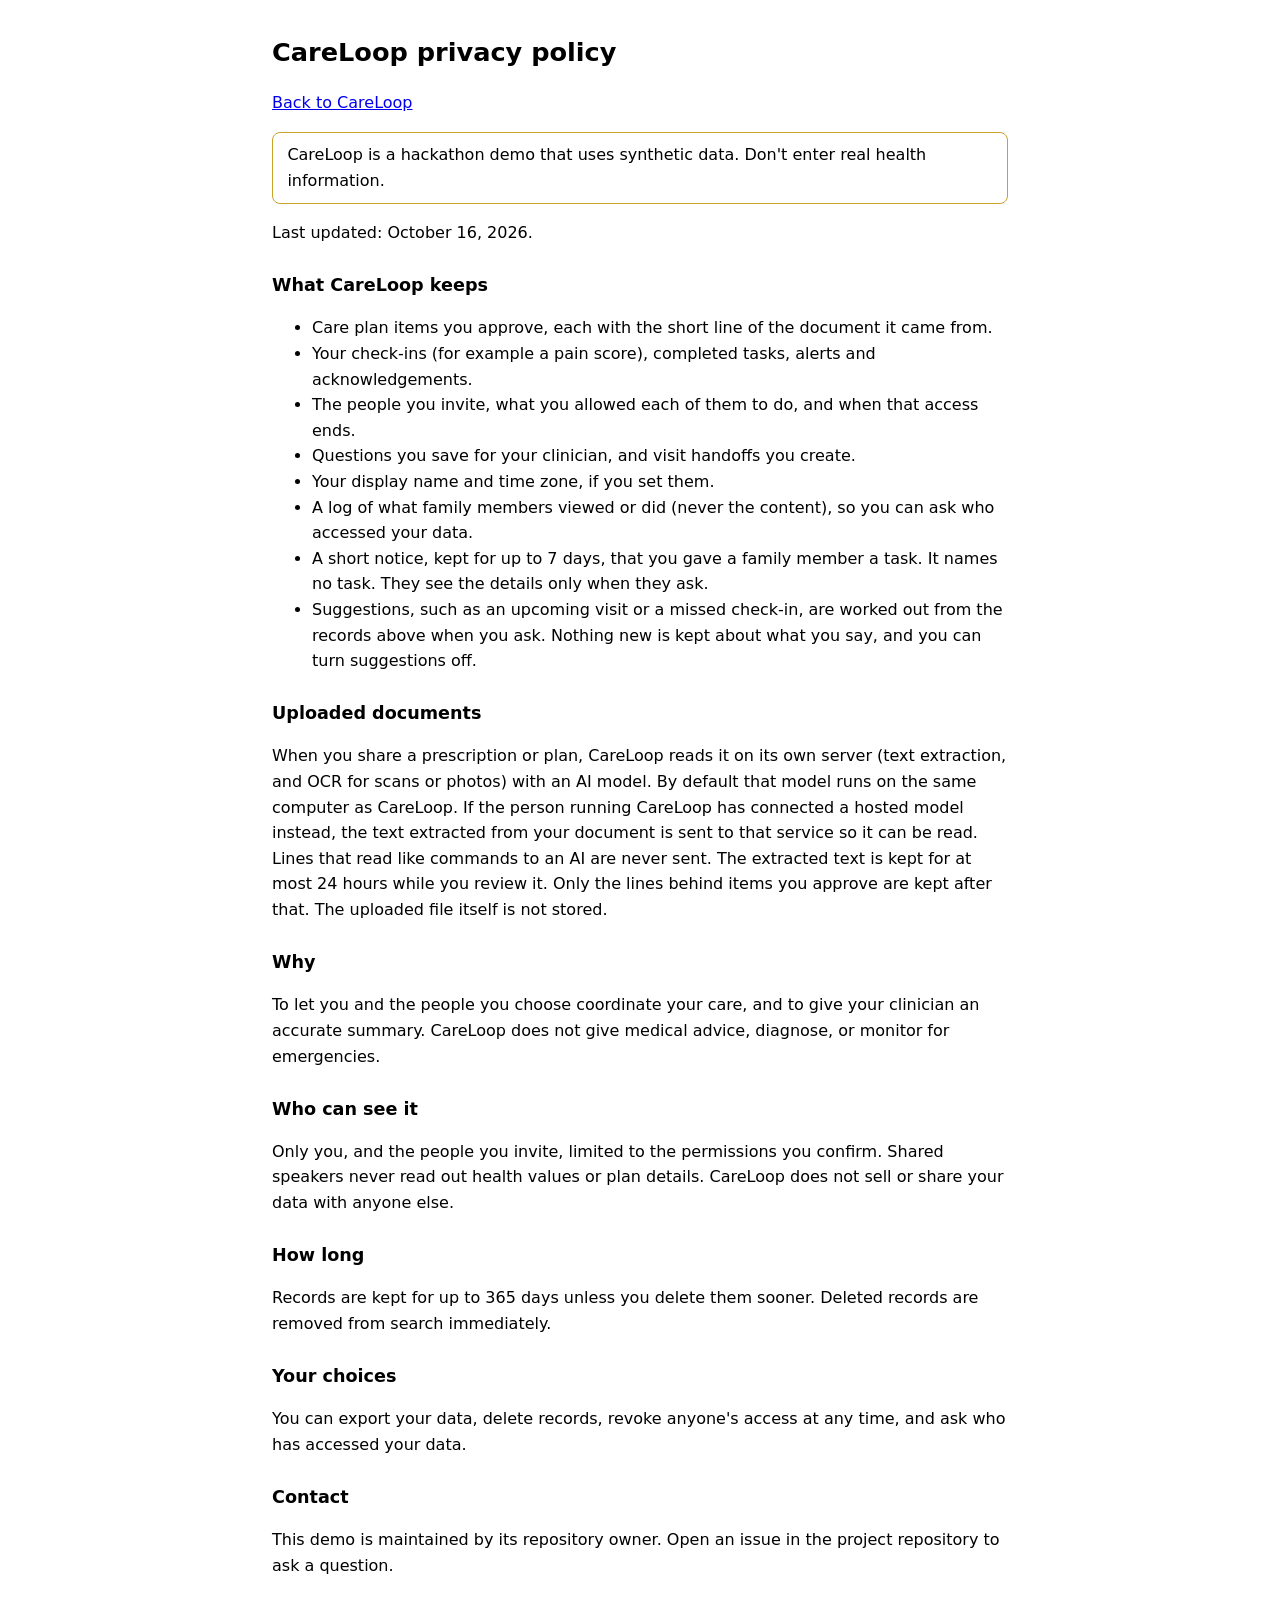
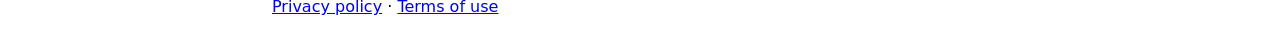
<file: site/privacy.html>
<!doctype html><html lang='en'><head><meta charset='utf-8'><meta name='viewport' content='width=device-width,initial-scale=1'><link rel='icon' href="data:image/svg+xml,%3Csvg xmlns='http://www.w3.org/2000/svg' viewBox='0 0 32 32'%3E%3Cpath d='M26 16a10 10 0 1 1-4-8' fill='none' stroke='%231c2b45' stroke-width='4' stroke-linecap='round'/%3E%3Ccircle cx='25' cy='8' r='3' fill='%23e0b400'/%3E%3C/svg%3E"><title>CareLoop · privacy policy</title><style>:root{color-scheme:light dark}body{font:16px/1.6 system-ui,-apple-system,sans-serif;max-width:46rem;margin:2rem auto;padding:0 1rem}h1{font-size:1.6rem}h2{font-size:1.1rem;margin-top:1.6rem}.note{border:1px solid #c9a227;padding:.6rem .9rem;border-radius:8px}</style></head><body><h1>CareLoop privacy policy</h1><p><a href='index.html'>Back to CareLoop</a></p><p class='note'>CareLoop is a hackathon demo that uses synthetic data. Don't enter real health information.</p>
<p>Last updated: October 16, 2026.</p>
<h2>What CareLoop keeps</h2>
<ul>
<li>Care plan items you approve, each with the short line of the document it came from.</li>
<li>Your check-ins (for example a pain score), completed tasks, alerts and acknowledgements.</li>
<li>The people you invite, what you allowed each of them to do, and when that access ends.</li>
<li>Questions you save for your clinician, and visit handoffs you create.</li>
<li>Your display name and time zone, if you set them.</li>
<li>A log of what family members viewed or did (never the content), so you can ask who accessed your data.</li>
<li>A short notice, kept for up to 7 days, that you gave a family member a task. It names no task. They see the details only when they ask.</li>
<li>Suggestions, such as an upcoming visit or a missed check-in, are worked out from the records above when you ask. Nothing new is kept about what you say, and you can turn suggestions off.</li>
</ul>
<h2>Uploaded documents</h2>
<p>When you share a prescription or plan, CareLoop reads it on its own server (text extraction, and OCR for scans or
photos) with an AI model. By default that model runs on the same computer as CareLoop. If the person running
CareLoop has connected a hosted model instead, the text extracted from your document is sent to that service so it
can be read. Lines that read like commands to an AI are never sent. The extracted text is kept for at most 24 hours while you review it. Only the lines
behind items you approve are kept after that. The uploaded file itself is not stored.</p>
<h2>Why</h2>
<p>To let you and the people you choose coordinate your care, and to give your clinician an accurate summary.
CareLoop does not give medical advice, diagnose, or monitor for emergencies.</p>
<h2>Who can see it</h2>
<p>Only you, and the people you invite, limited to the permissions you confirm. Shared speakers never read out
health values or plan details. CareLoop does not sell or share your data with anyone else.</p>
<h2>How long</h2>
<p>Records are kept for up to 365 days unless you delete them sooner. Deleted records are removed from search
immediately.</p>
<h2>Your choices</h2>
<p>You can export your data, delete records, revoke anyone's access at any time, and ask who has accessed your data.</p>
<h2>Contact</h2>
<p>This demo is maintained by its repository owner. Open an issue in the project repository to ask a question.</p>
<p><a href='privacy.html'>Privacy policy</a> · <a href='terms.html'>Terms of use</a></p></body></html>
</file>
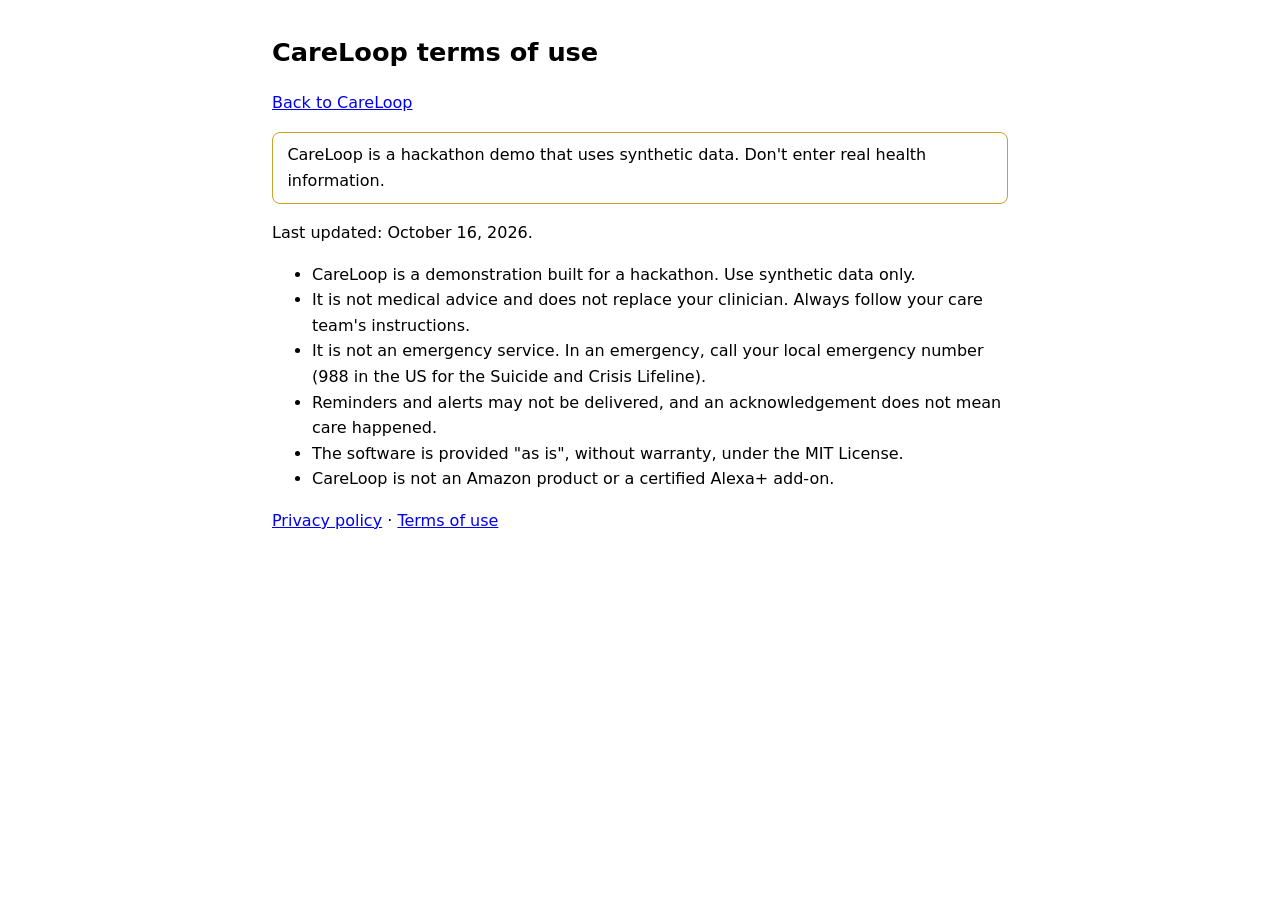
<file: site/terms.html>
<!doctype html><html lang='en'><head><meta charset='utf-8'><meta name='viewport' content='width=device-width,initial-scale=1'><link rel='icon' href="data:image/svg+xml,%3Csvg xmlns='http://www.w3.org/2000/svg' viewBox='0 0 32 32'%3E%3Cpath d='M26 16a10 10 0 1 1-4-8' fill='none' stroke='%231c2b45' stroke-width='4' stroke-linecap='round'/%3E%3Ccircle cx='25' cy='8' r='3' fill='%23e0b400'/%3E%3C/svg%3E"><title>CareLoop · terms of use</title><style>:root{color-scheme:light dark}body{font:16px/1.6 system-ui,-apple-system,sans-serif;max-width:46rem;margin:2rem auto;padding:0 1rem}h1{font-size:1.6rem}h2{font-size:1.1rem;margin-top:1.6rem}.note{border:1px solid #c9a227;padding:.6rem .9rem;border-radius:8px}</style></head><body><h1>CareLoop terms of use</h1><p><a href='index.html'>Back to CareLoop</a></p><p class='note'>CareLoop is a hackathon demo that uses synthetic data. Don't enter real health information.</p>
<p>Last updated: October 16, 2026.</p>
<ul>
<li>CareLoop is a demonstration built for a hackathon. Use synthetic data only.</li>
<li>It is not medical advice and does not replace your clinician. Always follow your care team's instructions.</li>
<li>It is not an emergency service. In an emergency, call your local emergency number (988 in the US for the
Suicide and Crisis Lifeline).</li>
<li>Reminders and alerts may not be delivered, and an acknowledgement does not mean care happened.</li>
<li>The software is provided "as is", without warranty, under the MIT License.</li>
<li>CareLoop is not an Amazon product or a certified Alexa+ add-on.</li>
</ul>
<p><a href='privacy.html'>Privacy policy</a> · <a href='terms.html'>Terms of use</a></p></body></html>
</file>
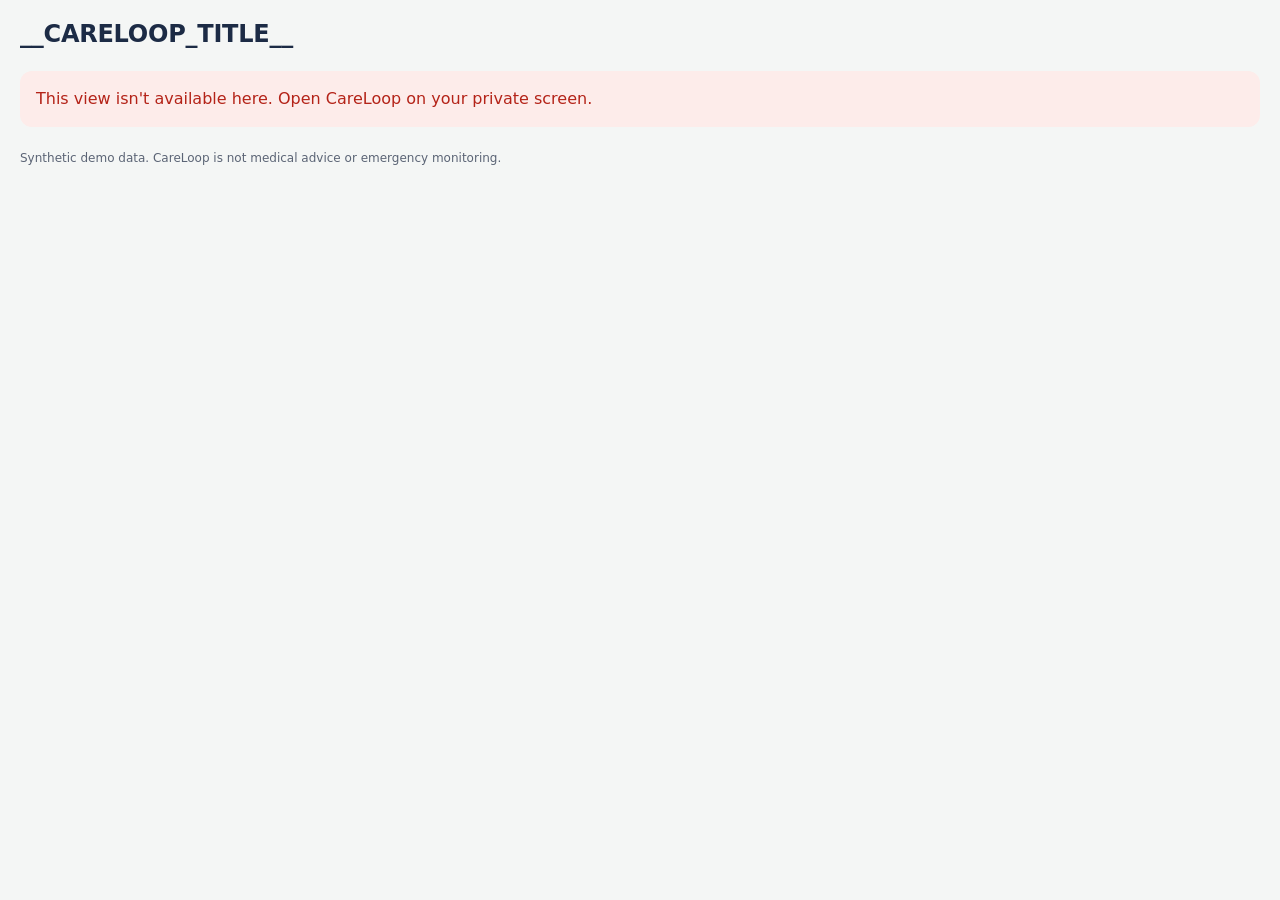
<file: server/care_loop/ui/app.html>
<!doctype html>
<html lang="en">
<head>
<meta charset="utf-8">
<meta name="viewport" content="width=device-width, initial-scale=1">
<title>CareLoop · __CARELOOP_TITLE__</title>
<style>
  /* Tokens. Ink is prescription-pad blue-black; highlighter marks source lines and anything awaiting review. */
  :root {
    --page:#f4f6f5; --surface:#ffffff; --ink:#1c2b45; --muted:#5b6475; --rule:#dadfe3; --rule-soft:#e9ecee;
    --mark:#ffe873; --mark-ink:#5c4a00; --ok:#1f7a5a; --ok-soft:#e3f2eb; --warn:#9a6200; --warn-soft:#fff4d1;
    --danger:#b42318; --danger-soft:#fdecea; --focus:#2f6fde;
    --round: ui-rounded, "SF Pro Rounded", system-ui, -apple-system, "Segoe UI", sans-serif;
    --sans: system-ui, -apple-system, "Segoe UI", Roboto, sans-serif;
    --print: Charter, "Bitstream Charter", "Iowan Old Style", Georgia, serif;
    color-scheme: light;
  }
  :root[data-theme="dark"] {
    --page:#10161f; --surface:#18212d; --ink:#e6ebf2; --muted:#9aa6b6; --rule:#2c3847; --rule-soft:#222c39;
    --mark:#5a4e17; --mark-ink:#ffe873; --ok:#5ccf9f; --ok-soft:#163327; --warn:#f2b84b; --warn-soft:#3a2e12;
    --danger:#ff8a7e; --danger-soft:#3b1d1b; --focus:#8fb4ff;
    color-scheme: dark;
  }
  * { box-sizing:border-box; }
  body { margin:0; padding:20px 20px 24px; background:var(--page); color:var(--ink); font:16px/1.5 var(--sans); -webkit-font-smoothing:antialiased; }
  :focus-visible { outline:3px solid var(--focus); outline-offset:2px; }

  .bar { display:flex; align-items:flex-start; justify-content:space-between; gap:16px; margin-bottom:18px; }
  .bar > div { flex:1; min-width:0; }
  h1 { font:600 1.5rem/1.2 var(--round); letter-spacing:-.01em; margin:0; }
  .note { display:flex; align-items:center; gap:6px; color:var(--muted); font-size:.875rem; margin:4px 0 0; }
  .note svg { width:14px; height:14px; flex:none; }
  .foot { margin-top:22px; color:var(--muted); font-size:.75rem; }

  main { display:grid; gap:22px; }
  h2 { font:600 1rem/1.3 var(--round); margin:0 0 8px; color:var(--ink); }
  .sect { display:grid; gap:12px; }
  .sect > h2 { margin:0; }
  .sect > .sub { color:var(--muted); font-size:.875rem; margin:-8px 0 2px; }

  /* Ruled list: one surface, rows divided by hairlines (not a stack of identical cards). */
  .rows { background:var(--surface); border:1px solid var(--rule); border-radius:14px; overflow:hidden; }
  .item { padding:14px 16px; border-top:1px solid var(--rule-soft); }
  .item:first-child { border-top:0; }
  .item-head { display:flex; align-items:center; justify-content:space-between; gap:12px; flex-wrap:wrap; }
  .item-main { min-width:0; flex:1 1 220px; }
  .item-side { display:flex; align-items:center; gap:10px; }
  .title { font-weight:600; line-height:1.35; }
  .meta { color:var(--muted); font-size:.875rem; margin-top:2px; }
  .detail { font-size:.9375rem; margin-top:6px; }

  /* Tasks read like a medication schedule: time first. */
  .item.timed { display:grid; grid-template-columns:5.25rem 1fr; gap:14px; align-items:start; }
  .when { font:600 1.0625rem/1.3 var(--round); font-variant-numeric:tabular-nums; padding-top:1px; }
  .when span { display:block; }
  .item.timed > .slip { grid-column:2; margin-top:-2px; }
  .when.loose { font:500 .8125rem/1.3 var(--sans); color:var(--muted); padding-top:4px; }

  /* Status: dot + sentence-case word. */
  .status { display:inline-flex; align-items:center; gap:6px; font-size:.8125rem; font-weight:500; color:var(--muted); white-space:nowrap; }
  .status::before { content:""; width:8px; height:8px; border-radius:50%; background:currentColor; }
  .status.ok { color:var(--ok); } .status.warn { color:var(--warn); } .status.danger { color:var(--danger); }

  /* The source slip: the original document line, in print type, highlighted. */
  .slip { margin-top:12px; border:1px solid var(--rule); border-radius:4px 4px 10px 10px; background:var(--surface); font:1rem/1.5 var(--print); position:relative; }
  .slip::before { content:""; position:absolute; inset:-1px -1px auto; height:5px; border-radius:4px 4px 0 0;
    background:repeating-linear-gradient(90deg, var(--rule) 0 6px, transparent 6px 10px); }
  .slip-from { font:500 .75rem/1 var(--sans); color:var(--muted); padding:12px 12px 4px 68px; }
  .line { display:grid; grid-template-columns:56px 1fr; gap:12px; padding:4px 12px 4px 0; }
  .line:last-child { padding-bottom:10px; }
  .ln { font:500 .75rem/1.9 var(--sans); color:var(--muted); text-align:right; font-variant-numeric:tabular-nums; border-right:1px solid var(--rule); padding-right:8px; }
  .tx mark { background:linear-gradient(transparent 12%, var(--mark) 12%, var(--mark) 88%, transparent 88%); color:inherit; padding:0 2px; -webkit-box-decoration-break:clone; box-decoration-break:clone; }
  :root[data-theme="dark"] .tx mark { color:var(--mark-ink); }
  .line.low .tx mark { background:none; text-decoration:underline wavy var(--danger); text-underline-offset:4px; }
  .ocr { display:inline-block; margin-left:8px; font:500 .75rem/1.4 var(--sans); color:var(--muted); }
  .line.low .ocr { color:var(--danger); }

  /* Review: the one place a block stands alone, flagged with a highlighter tab. */
  .review { background:var(--surface); border:1px solid var(--rule); border-radius:14px; padding:16px; position:relative; }
  .review::before { content:""; position:absolute; left:-1px; top:16px; width:5px; height:28px; border-radius:0 4px 4px 0; background:var(--mark); }
  :root[data-theme="dark"] .review::before { background:var(--mark-ink); }
  .review .kind { font-size:.8125rem; color:var(--muted); }
  .review h3 { font:600 1.1875rem/1.3 var(--round); margin:2px 0 0; }
  .instruction { margin:10px 0 0; font-size:1rem; }
  .facts { margin:8px 0 0; color:var(--muted); font-size:.875rem; }
  .fields { display:grid; grid-template-columns:minmax(120px, max-content) 1fr; gap:10px 14px; align-items:center; margin:14px 0 0; padding-top:14px; border-top:1px solid var(--rule-soft); }
  .fields label { font-size:.875rem; color:var(--muted); }
  input:not([type=checkbox]) { font:inherit; width:100%; padding:9px 11px; border:1px solid var(--rule); border-radius:8px; background:var(--page); color:var(--ink); min-height:42px; }
  input:not([type=checkbox]):focus-visible { outline:2px solid var(--focus); outline-offset:0; border-color:transparent; }
  .flags { margin:14px 0 0; padding:12px 14px; border-radius:10px; background:var(--warn-soft); }
  .flag { color:var(--warn); font-size:.9rem; margin:0 0 4px; display:flex; gap:8px; }
  .flag svg { width:16px; height:16px; flex:none; margin-top:3px; }
  .confirm { display:flex; gap:10px; align-items:center; margin-top:10px; font-size:.9rem; color:var(--ink); cursor:pointer; }
  .confirm input { width:20px; height:20px; accent-color:var(--ink); }
  .actions { display:flex; gap:10px; margin-top:16px; flex-wrap:wrap; }

  button { font:600 .9375rem/1 var(--sans); border:1px solid transparent; border-radius:10px; padding:0 18px; min-height:44px; cursor:pointer; background:var(--ink); color:var(--surface); }
  button:hover:not(:disabled) { filter:brightness(1.15); }
  button.quiet { background:transparent; color:var(--ink); border-color:var(--rule); }
  button.danger { background:transparent; color:var(--danger); border-color:transparent; }
  button.danger:hover:not(:disabled) { background:var(--danger-soft); filter:none; }
  button.small { min-height:36px; padding:0 14px; font-size:.875rem; }
  button:disabled { opacity:.4; cursor:default; }

  .doc { display:flex; gap:14px; align-items:flex-start; padding:14px 16px; background:var(--surface); border:1px solid var(--rule); border-radius:14px; }
  .doc-icon { width:36px; height:44px; flex:none; border:1.5px solid var(--ink); border-radius:3px 10px 3px 3px; position:relative; opacity:.85; }
  .doc-icon::after { content:""; position:absolute; left:6px; right:6px; top:12px; height:14px;
    background:repeating-linear-gradient(var(--muted) 0 1.5px, transparent 1.5px 5px); }
  .doc.busy .doc-icon::after { background:var(--mark); animation:read 1.4s ease-in-out infinite; }
  @keyframes read { 0%,100% { transform:scaleY(.2); transform-origin:top; } 50% { transform:scaleY(1); } }

  details.rows summary { padding:14px 16px; cursor:pointer; color:var(--muted); font-size:.9rem; }
  details.rows .slip { margin:0 16px 16px; }

  .tally { display:flex; flex-wrap:wrap; background:var(--surface); border:1px solid var(--rule); border-radius:14px; overflow:hidden; }
  .tally div { flex:1 0 104px; padding:12px 14px; box-shadow:-1px 0 0 var(--rule-soft), 0 -1px 0 var(--rule-soft); }
  .tally b { display:block; font:600 1.375rem/1.2 var(--round); font-variant-numeric:tabular-nums; }
  .tally span { font-size:.8125rem; color:var(--muted); }
  .tally .alert b { color:var(--danger); }
  .tally-note { color:var(--muted); font-size:.8125rem; margin:-4px 0 0; }

  /* Provenance: every claim says where it came from, a document line (the slip) or a record (this row). */
  .because { display:flex; gap:8px; align-items:baseline; margin:8px 0 0; font-size:.875rem; color:var(--muted); }
  .because b { font-weight:600; color:var(--ink); flex:none; }
  .said { margin:6px 0 0; font-size:.875rem; color:var(--muted); }
  .said q { color:var(--ink); }

  .chart { background:var(--surface); border:1px solid var(--rule); border-radius:14px; padding:12px 12px 8px; }
  svg.plot { width:100%; height:auto; display:block; font:12px var(--sans); }
  .legend { display:flex; gap:16px; color:var(--muted); font-size:.8125rem; padding:4px 6px 2px; flex-wrap:wrap; }
  .legend i { display:inline-block; width:18px; height:0; border-top:2px dashed var(--warn); vertical-align:middle; margin-right:6px; }
  .legend i.solid { border-top:3px solid var(--ink); }

  .empty { padding:36px 20px; text-align:center; color:var(--muted); background:var(--surface); border:1px dashed var(--rule); border-radius:14px; }
  .empty strong { display:block; color:var(--ink); font:600 1.0625rem/1.3 var(--round); margin-bottom:4px; }
  .error { padding:16px; border-radius:12px; background:var(--danger-soft); color:var(--danger); }

  @media (max-width:520px) {
    body { padding:16px; }
    .fields { grid-template-columns:1fr; gap:6px; }
    .item.timed { grid-template-columns:4.25rem 1fr; gap:10px; }
  }
  @media (prefers-reduced-motion:reduce) { .doc.busy .doc-icon::after { animation:none; } }
</style>
</head>
<body>
<header class="bar">
  <div>
    <h1>__CARELOOP_TITLE__</h1>
    <p class="note" id="note">Loading your private CareLoop view…</p>
  </div>
</header>
<main id="root" aria-live="polite"></main>
<footer class="foot">Synthetic demo data. CareLoop is not medical advice or emergency monitoring.</footer>
<script>
(() => {
  "use strict";
  const VIEW = "__CARELOOP_VIEW__";
  const PROTOCOL = "2026-01-26";
  const root = document.getElementById("root");
  const note = document.getElementById("note");
  let nextId = 1, refIds = [], hostOrigin = null, loaded = false;
  const pending = new Map();

  // ---- MCP Apps JSON-RPC over postMessage ---------------------------------
  function send(message) { window.parent.postMessage(message, hostOrigin || "*"); }
  function request(method, params) {
    const id = nextId++;
    return new Promise((resolve, reject) => {
      pending.set(id, { resolve, reject });
      send({ jsonrpc: "2.0", id, method, params });
      setTimeout(() => { if (pending.delete(id)) reject(new Error("timeout")); }, 15000);
    });
  }
  function notify(method, params) { send({ jsonrpc: "2.0", method, params }); }

  window.addEventListener("message", (event) => {
    if (event.source !== window.parent) return;
    const msg = event.data;
    if (!msg || msg.jsonrpc !== "2.0") return;
    if (hostOrigin === null && event.origin && event.origin !== "null") hostOrigin = event.origin;
    if (msg.id !== undefined && pending.has(msg.id)) {
      const { resolve, reject } = pending.get(msg.id); pending.delete(msg.id);
      msg.error ? reject(new Error(msg.error.message || "error")) : resolve(msg.result);
      return;
    }
    if (msg.method === "ui/notifications/tool-result") onToolResult(msg.params || {});
    else if (msg.method === "ui/notifications/host-context-changed") applyContext(msg.params || {});
    else if (msg.method === "ui/resource-teardown" && msg.id !== undefined) send({ jsonrpc: "2.0", id: msg.id, result: {} });
  });

  function applyContext(ctx) {
    if (ctx.theme === "dark" || ctx.theme === "light") document.documentElement.dataset.theme = ctx.theme;
  }
  function reportSize() {
    // Measure the body, not the document: the document's scrollHeight never drops below the frame's
    // current height, so the frame could only grow and left blank space under shorter content.
    notify("ui/notifications/size-changed", { width: document.documentElement.scrollWidth, height: Math.ceil(document.body.getBoundingClientRect().height) });
  }

  function onToolResult(result) {
    const data = result.structuredContent || {};
    refIds = Array.isArray(data.refs) ? data.refs.map((r) => r.id).filter(Boolean) : [];
    load();
  }

  async function callTool(name, args) {
    const result = await request("tools/call", { name, arguments: args });
    if (result && result.isError) throw new Error("CareLoop could not complete that action.");
    return result;
  }

  async function load() {
    loaded = true;
    try {
      const result = await callTool("get_private_view", { view: VIEW, record_ids: refIds });
      let payload = result.structuredContent;
      if (!payload) payload = JSON.parse(((result.content || [])[0] || {}).text || "{}");
      render(payload.data || {});
      setNote("Private to this screen. Alexa won't read it aloud.");
    } catch (err) {
      root.replaceChildren(el("div", "error", "This view isn't available here. Open CareLoop on your private screen."));
      note.textContent = "";
    }
    reportSize();
  }

  // ---- rendering (textContent only; record data is never parsed as HTML) ----
  const NS = "http://www.w3.org/2000/svg";
  function el(tag, cls, text) { const n = document.createElement(tag); if (cls) n.className = cls; if (text !== undefined) n.textContent = String(text); return n; }
  function svgEl(tag, attrs) { const n = document.createElementNS(NS, tag); Object.entries(attrs || {}).forEach(([k, v]) => n.setAttribute(k, v)); return n; }
  function icon(paths) {
    const s = svgEl("svg", { viewBox: "0 0 16 16", fill: "none", stroke: "currentColor", "stroke-width": "1.6", "stroke-linecap": "round", "stroke-linejoin": "round", "aria-hidden": "true" });
    paths.forEach((d) => s.append(svgEl("path", { d })));
    return s;
  }
  const LOCK = ["M4 7V5a4 4 0 0 1 8 0v2", "M3 7h10v7H3z"];
  const FLAG = ["M3 14V2", "M3 2h8l-1.5 3L11 8H3"];
  function setNote(text) { note.replaceChildren(icon(LOCK), document.createTextNode(text)); }
  function when(epoch) { return epoch ? new Date(epoch * 1000).toLocaleString([], { dateStyle: "medium", timeStyle: "short" }) : "no expiry"; }
  function day(epoch) { return new Date(epoch * 1000).toLocaleDateString([], { month: "short", day: "numeric" }); }

  const TONE = { active: "ok", approved: "ok", done: "ok", completed: "ok", acknowledged: "ok", accepted: "ok",
    draft: "warn", needs_review: "warn", pending: "warn", pending_review: "warn", action_required: "warn", processing: "warn", correction: "warn",
    revoked: "danger", rejected: "danger", failed: "danger", missed: "danger", expired: "danger",
    understood: "ok", needs_clarification: "warn" };
  const STATUS_WORDS = { needs_review: "Needs review", action_required: "Needs action", pending_review: "Pending review",
    needs_clarification: "Needs another look", not_checked: "Not checked yet" };
  function status(s) {
    const key = s || "active", word = STATUS_WORDS[key] || key.replaceAll("_", " ");
    return el("span", "status " + (TONE[key] || ""), word.charAt(0).toUpperCase() + word.slice(1));
  }
  function action(label, cls, fn) {
    const b = el("button", cls, label);
    b.type = "button";
    b.addEventListener("click", async () => {
      b.disabled = true;
      try { await fn(); await load(); } catch (e) { b.disabled = false; setNote(e.message); }
    });
    return b;
  }
  // One row of a ruled list.
  function card(title, state, metaText, button) {
    const c = el("div", "item"), head = el("div", "item-head"), main = el("div", "item-main");
    main.append(el("div", "title", title));
    if (metaText) main.append(el("div", "meta", metaText));
    head.append(main);
    if (state || button) {
      const side = el("div", "item-side");
      if (state) side.append(status(state));
      if (button) side.append(button);
      head.append(side);
    }
    c.append(head);
    return c;
  }
  function rows(items) { const r = el("div", "rows"); r.append(...items); return r; }
  function section(title, items, sub) {
    const s = el("section", "sect");
    if (title) s.append(el("h2", "", title));
    if (sub) s.append(el("p", "sub", sub));
    s.append(...items);
    return s;
  }
  function empty(title, text) {
    const e = el("div", "empty"); e.append(el("strong", "", title));
    if (text) e.append(document.createTextNode(text));
    root.replaceChildren(e);
  }

  const renderers = {
    "plan-review": renderPlan, "tasks": renderPlan,
    "plan-source": (d) => {
      const sources = d.sources || [];
      if (!sources.length) return empty("No source linked yet", "Approved plan items will point back to the document they came from.");
      root.replaceChildren(...sources.map((s) => {
        const sl = slip("From your clinician", (s.page_excerpts || []).map((e) => ({ ln: "p." + e.page, text: e.excerpt, hit: false })));
        return section(s.title || "Approved source", [sl]);
      }));
    },
    "care-circle": (d) => {
      const grants = d.grants || [];
      const parts = [];
      if (!grants.length) parts.push(section("People with access", [emptyRow("Only you can see your CareLoop right now.")]));
      else parts.push(section("People with access", [rows(grants.map((g, i) => card(
        g.display_name || "Caregiver access " + (i + 1), g.status,
        sentence((g.scopes || []).map((s) => s.replaceAll("_", " ")).join(", ")) + (g.expires_at ? ". Until " + when(g.expires_at) : ". No end date"),
        g.status === "active" || g.status === "pending"
          ? action("Remove", "danger small", () => callTool("revoke_caregiver", { invitation_id: g.id })) : null)))]));
      const access = d.access || [];
      parts.push(section("Who looked at your care data", [access.length
        ? rows(access.map((p) => card(p.name, null, (p.actions || []).join(", ") + (p.last_at ? ". Last on " + when(p.last_at) : ""))))
        : emptyRow("No one else opened your care data.")], "Last 7 days"));
      root.replaceChildren(...parts);
    },
    "notifications": (d) => {
      // What still needs action comes first; something already seen keeps its card but loses the button.
      const updates = (d.updates || []).slice().sort((a, b) => (a.status === "action_required" ? 0 : 1) - (b.status === "action_required" ? 0 : 1));
      if (!updates.length) return empty("You're all caught up", "New CareLoop updates will show here.");
      const seen = (u) => u.status !== "action_required" ? null
        : action("Mark as seen", "small", () => callTool("acknowledge_alert", { alert_id: u.case_id }));
      root.replaceChildren(section(null, [rows(updates.map((u, i) => u.kind === "task_assigned"
        ? card("New task", u.status, "Ask for your tasks to see the details.", seen(u))
        : updateCard(u, i)))]));
      // What an update is about, for a family member: the rule's own words or the task, never a value.
      function updateCard(u, i) {
        const meta = u.about === "missed_task" ? (u.due_at ? "Was due " + when(u.due_at) : "A task in the plan")
          : u.about === "rule" ? "From the approved plan. Check-ins and scores stay private." : "Details stay in the patient's private record.";
        const c = card(u.title || "Update " + (i + 1), u.status, meta, seen(u));
        if (u.citation) provenance({ citation: u.citation, text: u.rule_text }, c);
        else if (u.rule_text) c.querySelector(".item-main").append(el("div", "detail", u.rule_text));
        return c;
      }
    },
    "check-in-trend": renderTrend,
    "teach-back": (d) => {
      const checks = d.checks || [];
      if (!checks.length) return empty("Nothing to check yet", "Medicines, alert rules and warning signs can be checked once they're approved.");
      const done = checks.filter((c) => c.result !== "not_checked").length;
      root.replaceChildren(section(null, [rows(checks.map((c) => {
        const row = card(c.question, c.result, c.asked_at ? "Checked " + when(c.asked_at) : "Say \"check my understanding\" to go through it.");
        if (c.result === "needs_clarification") {
          const said = el("p", "said");
          said.append(document.createTextNode("Your plan: "), el("q", "", planValue(c.check, c.expected)),
            document.createTextNode(c.heard ? ". You said: " : ". You weren't sure."));
          if (c.heard) said.append(el("q", "", planValue(c.check, c.heard)));
          row.append(said);
        }
        provenance(c, row);
        return row;
      }))], done + " of " + checks.length + " checked. Each answer is checked against the line it came from."));
    },
    "visit-handoff": renderHandoff,
    "records": renderRecords, "history": renderRecords,
    "export": (d) => {
      root.replaceChildren(section(null, [rows([card("Export ready", null, (d.count || 0) + " records, exported " + when(d.exported_at))])]));
      renderRecords(d, true);
    },
  };
  // A plan value as words: "8 AM", "every 8 hours", "only when needed", "39".
  function planValue(check, v) {
    if (!v) return "";
    if (v.as_needed !== undefined) return v.as_needed ? "only when needed" : "at set times";
    if (v.every_hours) return "every " + Math.round(v.every_hours * 10) / 10 + " hours";
    if (v.period) return "in the " + v.period;
    const t = v.time ? [v.time] : (v.times || []);
    if (t.length) return t.map(clock).join(", ");
    return String(v.number);
  }
  function clock(hhmm) {  // "07:30" -> "7:30 AM", in the viewer's own format
    const [h, m] = String(hhmm).split(":").map(Number);
    return new Date(2000, 0, 1, h, m || 0).toLocaleTimeString([], { hour: "numeric", minute: "2-digit" });
  }
  function emptyRow(text) { return rows([el("div", "item meta", text)]); }
  function sentence(t) { return t ? t.charAt(0).toUpperCase() + t.slice(1) : "Access"; }

  function render(data) { (renderers[VIEW] || renderRecords)(data); }

  const KIND_NAMES = { medication_task: "Medicine", care_task: "Care task", appointment: "Appointment",
    warning_sign: "When to get help", rule_candidate: "Alert rule", note: "Note" };
  function kindOf(item) { return KIND_NAMES[item.item_kind] || (item.type === "PLAN_RULE" ? "Follow-up rule" : item.type === "PLAN_NOTE" ? "Note" : "Task"); }

  // lines: [{ln, text, ocr?, confidence?}]
  function slip(from, lines) {
    const s = el("div", "slip");
    s.append(el("div", "slip-from", from));
    lines.forEach((l) => {
      const low = l.ocr && l.confidence < 85;
      const row = el("div", "line" + (low ? " low" : "")), tx = el("div", "tx");
      tx.append(l.hit === false ? document.createTextNode(l.text) : el("mark", "", l.text));
      if (l.ocr) tx.append(el("span", "ocr", low ? "Read by OCR, " + l.confidence + "% sure. Check this line." : "Read by OCR, " + l.confidence + "%"));
      row.append(el("div", "ln", l.ln), tx);
      s.append(row);
    });
    return s;
  }
  // Where a claim came from: the record it was computed from ("because"), then the document lines behind it.
  function provenance(item, c) {
    const b = item.because;
    if (b) {
      const row = el("p", "because");
      row.append(el("b", "", "Because"), el("span", "", b.label + (b.when ? ", " + when(b.when) : "")));
      c.append(row);
    }
    const cit = item.citation || (b && b.citation);
    citeSlip(cit && cit.title, cit && (cit.excerpts || cit.page_excerpts), item.text, c);
  }
  // A citation may carry a whole page (older plans); keep only the lines this item came from.
  function citeSlip(title, excerpts, text, c) {
    let ex = excerpts || [];
    if (ex.length && !ex.some((e) => e.line_id)) ex = matching(ex, text).length ? matching(ex, text) : ex.slice(0, 1);
    if (!ex.length) return;
    c.append(slip("From " + (title || "your document"), ex.map((e) => ({
      ln: e.line_id || "p." + e.page, text: e.excerpt, ocr: e.method === "ocr", confidence: e.confidence_pct }))));
  }
  function sourceLines(item, c) { provenance(item, c); }
  function input(value, placeholder, id) {
    const i = document.createElement("input"); i.value = value || ""; i.placeholder = placeholder; i.id = id; return i;
  }

  let fieldSeq = 0;
  function reviewCard(item) {
    const isTask = item.type === "PLAN_TASK", reasons = item.review_reasons || [];
    const c = el("article", "review");
    const head = el("div", "item-head"), left = el("div", "item-main");
    left.append(el("div", "kind", kindOf(item)), el("h3", "", item.label || kindOf(item)));
    head.append(left, status("needs_review")); c.append(head);
    if (item.text) c.append(el("p", "instruction", item.text));
    const facts = [];
    if (item.medication) {
      const m = item.medication, parts = [m.name, m.strength, m.dose, m.route].filter(Boolean);
      if (parts.length) facts.push("As written: " + parts.join(", "));
    }
    if (item.rule_spec) facts.push(`Alert when pain is ${item.rule_spec.threshold} or higher for ${item.rule_spec.consecutive_days} days in a row`);
    facts.forEach((f) => c.append(el("p", "facts", f)));
    sourceLines(item, c);
    const n = ++fieldSeq;
    const label = input(item.label, "A short name Alexa can say", "label-" + n);
    const times = isTask && item.frequency !== "as_needed" ? input((item.times || []).join(", "), "e.g. 08:00, 20:00", "times-" + n) : null;
    const form = el("div", "fields");
    const lab = el("label", "", "Spoken name"); lab.htmlFor = label.id;
    form.append(lab, label);
    if (times) {
      const tl = el("label", "", "Times"); tl.htmlFor = times.id;
      tl.title = "Suggested from: " + (item.frequency || "unspecified").replaceAll("_", " ");
      form.append(tl, times);
    } else if (item.frequency === "as_needed") form.append(el("label", "", "Times"), el("div", "meta", "As needed, no set times"));
    c.append(form);
    let check = null;
    if (reasons.length) {
      const box = el("div", "flags");
      reasons.forEach((r) => { const f = el("p", "flag"); f.append(icon(FLAG), document.createTextNode(r)); box.append(f); });
      const conf = el("label", "confirm"); check = document.createElement("input"); check.type = "checkbox";
      conf.append(check, document.createTextNode("I've checked this against the document"));
      box.append(conf); c.append(box);
    }
    const buttons = el("div", "actions");
    const approve = action("Add to my plan", "", () => {
      const args = { record_id: item.id, action: "approve", confirmed: !reasons.length || check.checked, label: label.value };
      if (times) args.times = times.value.split(",").map((t) => t.trim()).filter(Boolean);
      return callTool("review_plan_item", args);
    });
    if (check) { approve.disabled = true; check.addEventListener("change", () => { approve.disabled = !check.checked; }); }
    buttons.append(approve, action("Leave it out", "quiet", () => callTool("review_plan_item", { record_id: item.id, action: "reject" })));
    c.append(buttons);
    return c;
  }

  function docSummary(doc) {
    const d = el("div", "doc" + (doc.status === "processing" ? " busy" : "")), body = el("div", "item-main");
    d.append(el("div", "doc-icon"), body);
    if (doc.status === "processing") {
      body.append(el("div", "title", "Reading " + (doc.title || "your document") + "…"), el("div", "meta", "This usually takes a few seconds."));
      setTimeout(load, 2000);
    } else if (doc.status === "failed") {
      body.append(el("div", "title", "This document couldn't be read"), el("div", "meta", doc.error || "Try a clearer photo or the original PDF."));
    } else {
      const methods = Object.values(doc.pages || {}), ocr = methods.filter((m) => m === "ocr").length;
      const how = (ocr ? `${ocr} page${ocr > 1 ? "s" : ""} read by OCR` : "Read from the PDF text") + (doc.engine === "patterns" ? ", found by pattern matching" : doc.engine ? ", organised by an AI model" : "");
      const meta = el("div", "meta", how);
      if (doc.engine) meta.title = doc.engine;  // the exact engine, for anyone who hovers
      body.append(el("div", "title", doc.title || "Uploaded document"), meta);
      if (doc.follow_up_date) body.append(el("div", "detail", "Follow-up in the document: " + doc.follow_up_date));
      (doc.notes || []).forEach((n) => { const f = el("p", "flag"); f.append(icon(FLAG), document.createTextNode(n)); body.append(f); });
    }
    return d;
  }

  function timesCell(item) {
    const t = item.times || [];
    if (t.length) { const w = el("div", "when"); t.forEach((x) => w.append(el("span", "", x))); return w; }
    return el("div", "when loose", item.frequency === "as_needed" ? "As needed" : item.schedule || "Any time");
  }

  function planRow(item) {
    const state = item.status || "active", isTask = item.type === "PLAN_TASK";
    const button = isTask && state === "active" && VIEW === "tasks" && item.can_complete !== false
      ? action("Mark done", "small", () => callTool("record_task_completion", { task_id: item.id })) : null;
    const who = isTask && state === "active" && item.assignee_name ? item.assignee_name + " handles this" : null;
    const metaText = [kindOf(item), who, !isTask && (item.times || []).length ? item.times.join(", ") : !isTask ? item.schedule : null].filter(Boolean).join(". ");
    const c = card(item.label || item.text || kindOf(item), state, metaText, button);
    if (item.label && item.text) c.querySelector(".item-main").append(el("div", "detail", item.text));
    if (isTask) {
      c.classList.add("timed");
      c.prepend(timesCell(item));
    }
    sourceLines(item, c);
    return c;
  }

  function renderPlan(d) {
    const items = d.items || [], doc = d.document, parts = [];
    if (doc && VIEW === "plan-review") parts.push(docSummary(doc));
    const isPending = (i) => i.status === "draft" || i.status === "needs_review";
    const pendingItems = items.filter(isPending);
    const done = items.filter((i) => !isPending(i));
    if (VIEW === "plan-review" && pendingItems.length)
      parts.push(section(pendingItems.length + (pendingItems.length === 1 ? " item to check" : " items to check"), pendingItems.map(reviewCard),
        "Each one shows the line it came from. Nothing reaches your plan until you add it."));
    if (VIEW === "tasks" && (d.suggestions || []).length)
      parts.push(section("Worth raising", [rows(d.suggestions.map((s) => { const c = card(s.say); provenance(s, c); return c; }))],
        "Worked out from your records. Each one says what it came from."));
    const shown = VIEW === "plan-review" ? done : items;
    if (shown.length) {
      const sorted = VIEW === "tasks" ? shown.slice().sort((a, b) => ((a.times || [])[0] || "99").localeCompare((b.times || [])[0] || "99")) : shown;
      parts.push(section(VIEW === "plan-review" && pendingItems.length ? "Already in your plan" : null, [rows(sorted.map(planRow))]));
    }
    if (doc && (doc.unused_lines || []).length && VIEW === "plan-review") {
      const details = document.createElement("details"); details.className = "rows";
      const n = doc.unused_lines.length;
      details.append(el("summary", "", `${n} line${n > 1 ? "s" : ""} didn't become plan items`));
      details.append(slip("Not used", doc.unused_lines.map((l) => ({ ln: l.id, text: l.text }))));
      parts.push(details);
    }
    if (!parts.length) return empty("No plan items yet", "Share a prescription or discharge plan from your clinician to start.");
    root.replaceChildren(...parts);
  }

  function renderTrend(d) {
    const obs = d.observations || [];
    if (!obs.length) return empty("No check-ins yet", "Missing days are never assumed to be normal.");
    const css = getComputedStyle(document.documentElement), v = (n) => css.getPropertyValue(n).trim();
    const W = 640, H = 230, L = 34, R = 16, T = 14, B = 30;
    const svg = svgEl("svg", { viewBox: `0 0 ${W} ${H}`, class: "plot", role: "img", "aria-label": "Recorded pain scores over time" });
    const x = (i) => L + (obs.length === 1 ? (W - L - R) / 2 : i * (W - L - R) / (obs.length - 1));
    const y = (s) => H - B - s * (H - T - B) / 10;
    [0, 5, 10].forEach((g) => {
      svg.append(svgEl("line", { x1: L, x2: W - R, y1: y(g), y2: y(g), stroke: v("--rule"), "stroke-width": 1 }));
      const t = svgEl("text", { x: L - 10, y: y(g) + 4, "text-anchor": "end", fill: v("--muted") }); t.textContent = g; svg.append(t);
    });
    (d.thresholds || []).forEach((th) => svg.append(svgEl("line", { x1: L, x2: W - R, y1: y(th), y2: y(th), stroke: v("--warn"), "stroke-width": 2, "stroke-dasharray": "6 5" })));
    const pts = obs.map((o, i) => `${x(i)},${y(o.pain_score)}`).join(" ");
    if (obs.length > 1) svg.append(svgEl("polygon", { points: `${x(0)},${y(0)} ${pts} ${x(obs.length - 1)},${y(0)}`, fill: v("--ink"), opacity: .06 }));
    svg.append(svgEl("polyline", { points: pts, fill: "none", stroke: v("--ink"), "stroke-width": 2.5, "stroke-linejoin": "round" }));
    const step = Math.max(1, Math.ceil(obs.length / 6));
    obs.forEach((o, i) => {
      const over = (d.thresholds || []).some((th) => o.pain_score >= th);
      svg.append(svgEl("circle", { cx: x(i), cy: y(o.pain_score), r: 5, fill: over ? v("--danger") : v("--surface"), stroke: over ? v("--danger") : v("--ink"), "stroke-width": 2 }));
      if (i % step === 0 || i === obs.length - 1) {
        const anchor = obs.length > 1 && i === 0 ? "start" : obs.length > 1 && i === obs.length - 1 ? "end" : "middle";
        const t = svgEl("text", { x: x(i), y: H - 8, "text-anchor": anchor, fill: v("--muted") }); t.textContent = day(o.observed_at); svg.append(t);
      }
    });
    const chart = el("div", "chart"); chart.append(svg);
    const legend = el("div", "legend"), a = el("span"), b = el("span");
    a.append(el("i", "solid"), document.createTextNode("Pain, 0 to 10")); legend.append(a);
    if ((d.thresholds || []).length) { b.append(el("i"), document.createTextNode("Alert line from your plan")); legend.append(b); }
    chart.append(legend);
    (d.rules || []).forEach((r) => {
      const why = el("p", "because");
      why.append(el("b", "", "Alert line"), el("span", "", `Pain ${r.threshold} or higher for ${r.consecutive_days} days in a row`));
      chart.append(why);
      if (r.citation) citeSlip(r.citation.title, r.citation.excerpts, r.text, chart);
    });
    root.replaceChildren(chart, section("Check-ins", [rows(obs.slice().reverse().map((o) =>
      card("Pain " + o.pain_score + " out of 10", o.corrects_id ? "correction" : null,
        when(o.observed_at) + (o.recorded_by ? ". Recorded by " + o.recorded_by : ""))))]));
  }

  function renderHandoff(d) {
    const h = (d.handoff || {}).data || d.handoff || {};
    const t = h.totals || {};
    const range = when(h.from_date) + " to " + when(h.to_date);
    const parts = [section(h.label || "Visit handoff", [tally([
      [t.plan_items, "plan items"], [t.task_events, "tasks done"], [t.missed_tasks, "missed", true], [t.observations, "check-ins"],
      [t.alerts, "alerts", true], [t.questions, "questions"], [t.corrections, "corrections"]]),
      el("p", "tally-note", "Counted from your records between " + range + ".")], range)];
    const group = (title, list, fn, sub) => { if (list && list.length) parts.push(section(title, [rows(list.map(fn))], sub)); };
    const cite = (c, cit, text) => { if (cit) citeSlip(cit.title, cit.page_excerpts, text, c); return c; };
    group("Questions for your clinician", h.questions, (q) => card(sentence(q.text), null, "In your words. Asked " + when(q.asked_at)));
    group("Plan", h.plan_items, (p) => cite(card(p.text, p.status, [kindOf(p), (p.times || []).join(", "),
        p.type === "PLAN_TASK" ? (p.assignee === "patient" ? "Patient" : p.assignee) : null].filter(Boolean).join(". ")), p.source_citation, p.text));
    group("Understanding check", h.understanding, (u) => {
      const c = card(u.question || u.label || "Plan item", u.result, "Checked " + when(u.asked_at) + (u.attempts > 1 ? ", " + u.attempts + " tries" : ""));
      return cite(c, u.source_citation, u.text);
    }, t.checkable ? (h.understanding || []).length + " of " + t.checkable + " plan values checked back by voice" : null);
    group("Completed tasks", h.task_events, (e) => cite(card(e.task_label || "Task completed", "completed",
      when(e.completed_at) + ", by " + (e.completed_by_name || "the patient")), e.source_citation, e.task_label));
    group("Check-ins", h.observations, (o) => card("Pain " + o.pain_score + " out of 10", null, when(o.observed_at)));
    group("Alerts", h.alerts, (a) => {
      if (a.kind === "missed_task")
        return cite(card("Missed: " + (a.task_label || "task"), a.status, "Due " + when(a.due_at) + (a.assignee_name ? ". Assigned to " + a.assignee_name : "")),
          a.source_citation, a.task_label);
      const c = card("Follow-up rule triggered", a.status, (a.acknowledgements || []).length + " caregiver acknowledgement(s)");
      const fired = a.trigger_observations || [];
      if (fired.length) {
        const why = el("p", "because");
        why.append(el("b", "", "Because"), el("span", "", fired.map((o) => "pain " + o.pain_score + " on " + day(o.observed_at)).join(", ")));
        c.append(why);
      }
      return cite(c, a.source_citation, a.rule_text);
    });
    group("Notes", h.uncertainties, (u) => card(u));
    root.replaceChildren(...parts);
  }
  // A citation may carry the whole page; keep only the lines this item came from.
  function matching(excerpts, text) {
    const norm = (t) => String(t || "").toLowerCase().replace(/[^a-z0-9]+/g, " ").trim();
    const want = norm(text);
    if (!want) return [];
    return excerpts.filter((e) => { const got = norm(e.excerpt); return got && (want.includes(got) || got.includes(want)); });
  }
  function tally(pairs) {
    const g = el("div", "tally");
    pairs.forEach(([n, label, alert]) => { const c = el("div", alert && n ? "alert" : ""); c.append(el("b", "", n || 0), el("span", "", label)); g.append(c); });
    return g;
  }

  function renderRecords(d, append) {
    const records = d.records || [];
    const list = rows(records.map((r) => card(sentence(r.type.toLowerCase().replaceAll("_", " ")), r.status, when(r.observed_at || r.created_at))));
    if (append) { if (records.length) root.append(section("Included records", [list])); }
    else if (!records.length) empty("No matching records", "Try a wider date range.");
    else root.replaceChildren(section(null, [list]));
  }

  // ---- handshake -----------------------------------------------------------
  request("ui/initialize", { protocolVersion: PROTOCOL, appInfo: { name: "careloop-" + VIEW, version: "1" }, appCapabilities: {} })
    .then((result) => {
      applyContext((result && result.hostContext) || {});
      notify("ui/notifications/initialized", {});
      // If the host sends no tool result (e.g. view opened directly), load the default view.
      setTimeout(() => { if (!loaded) load(); }, 800);
    })
    .catch(() => { note.textContent = "Open this view inside a CareLoop-enabled assistant."; });
  new ResizeObserver(reportSize).observe(document.body);
})();
</script>
</body>
</html>
</file>
